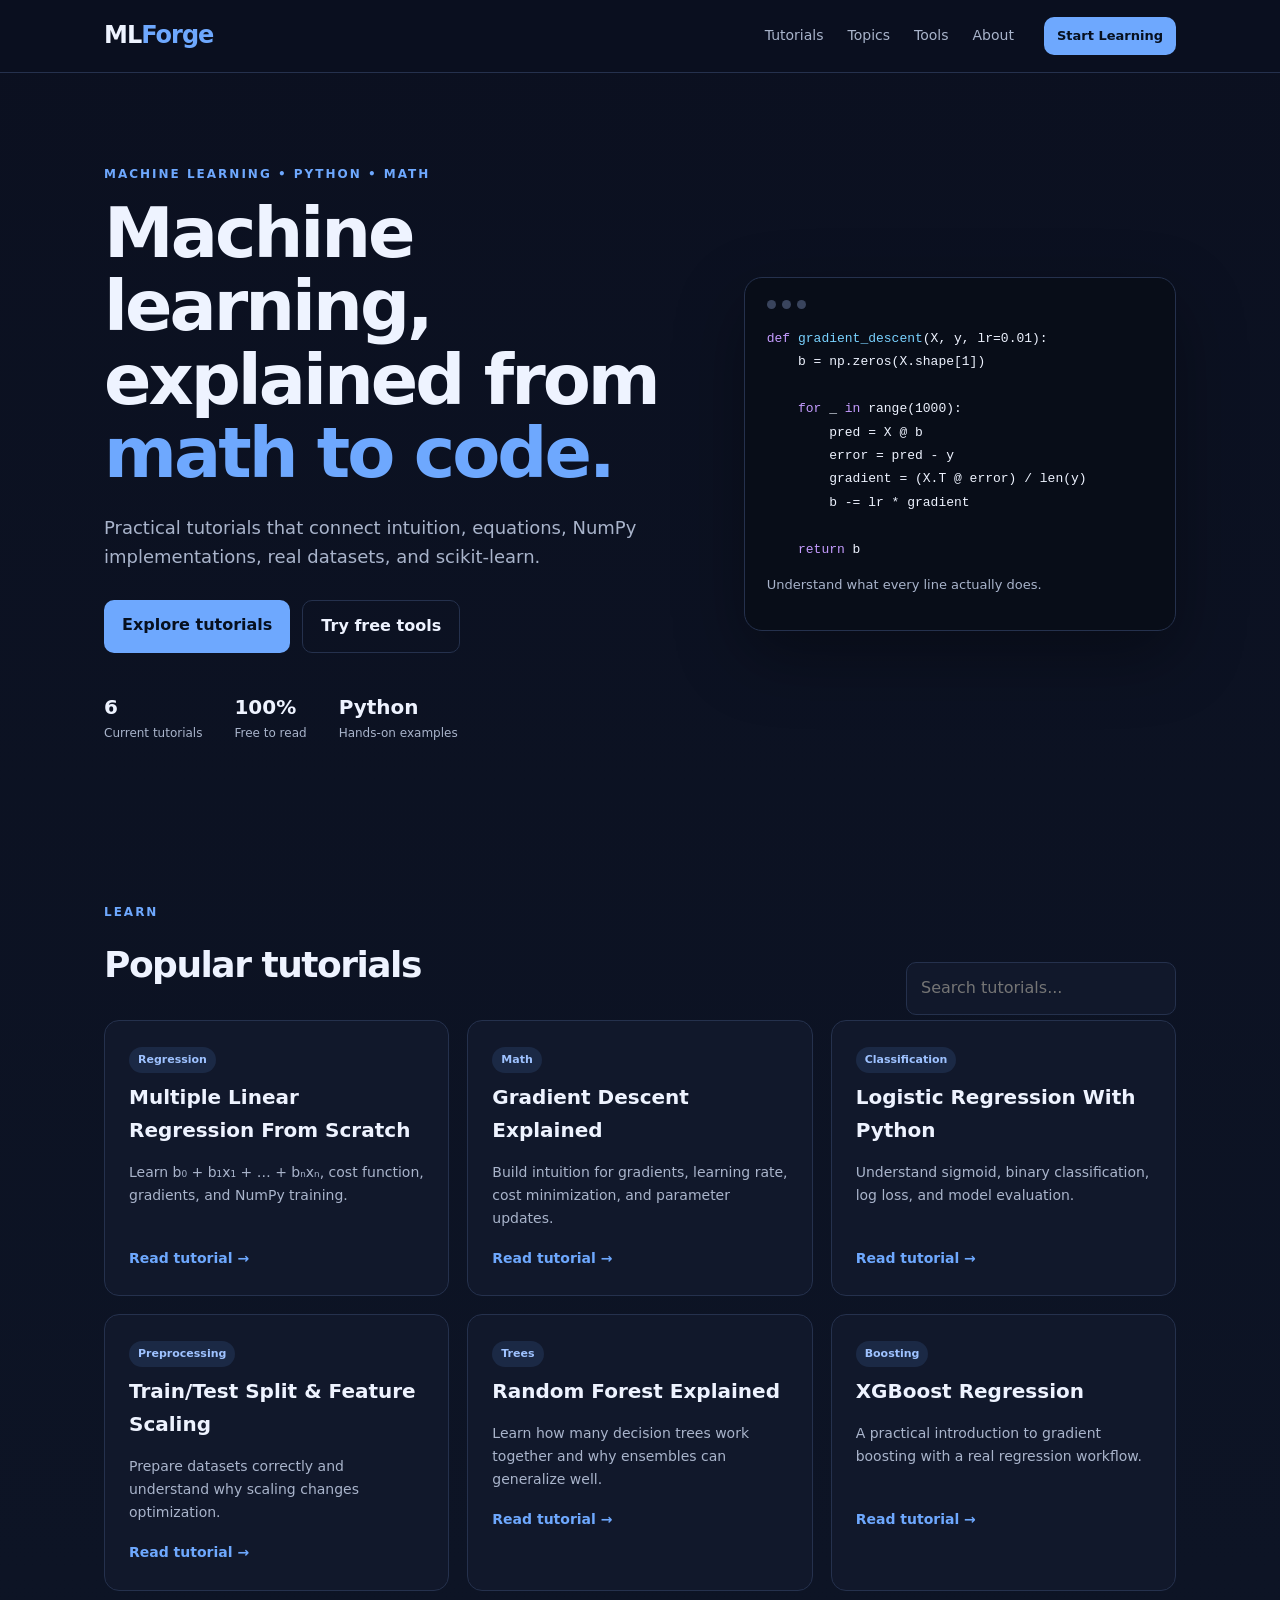
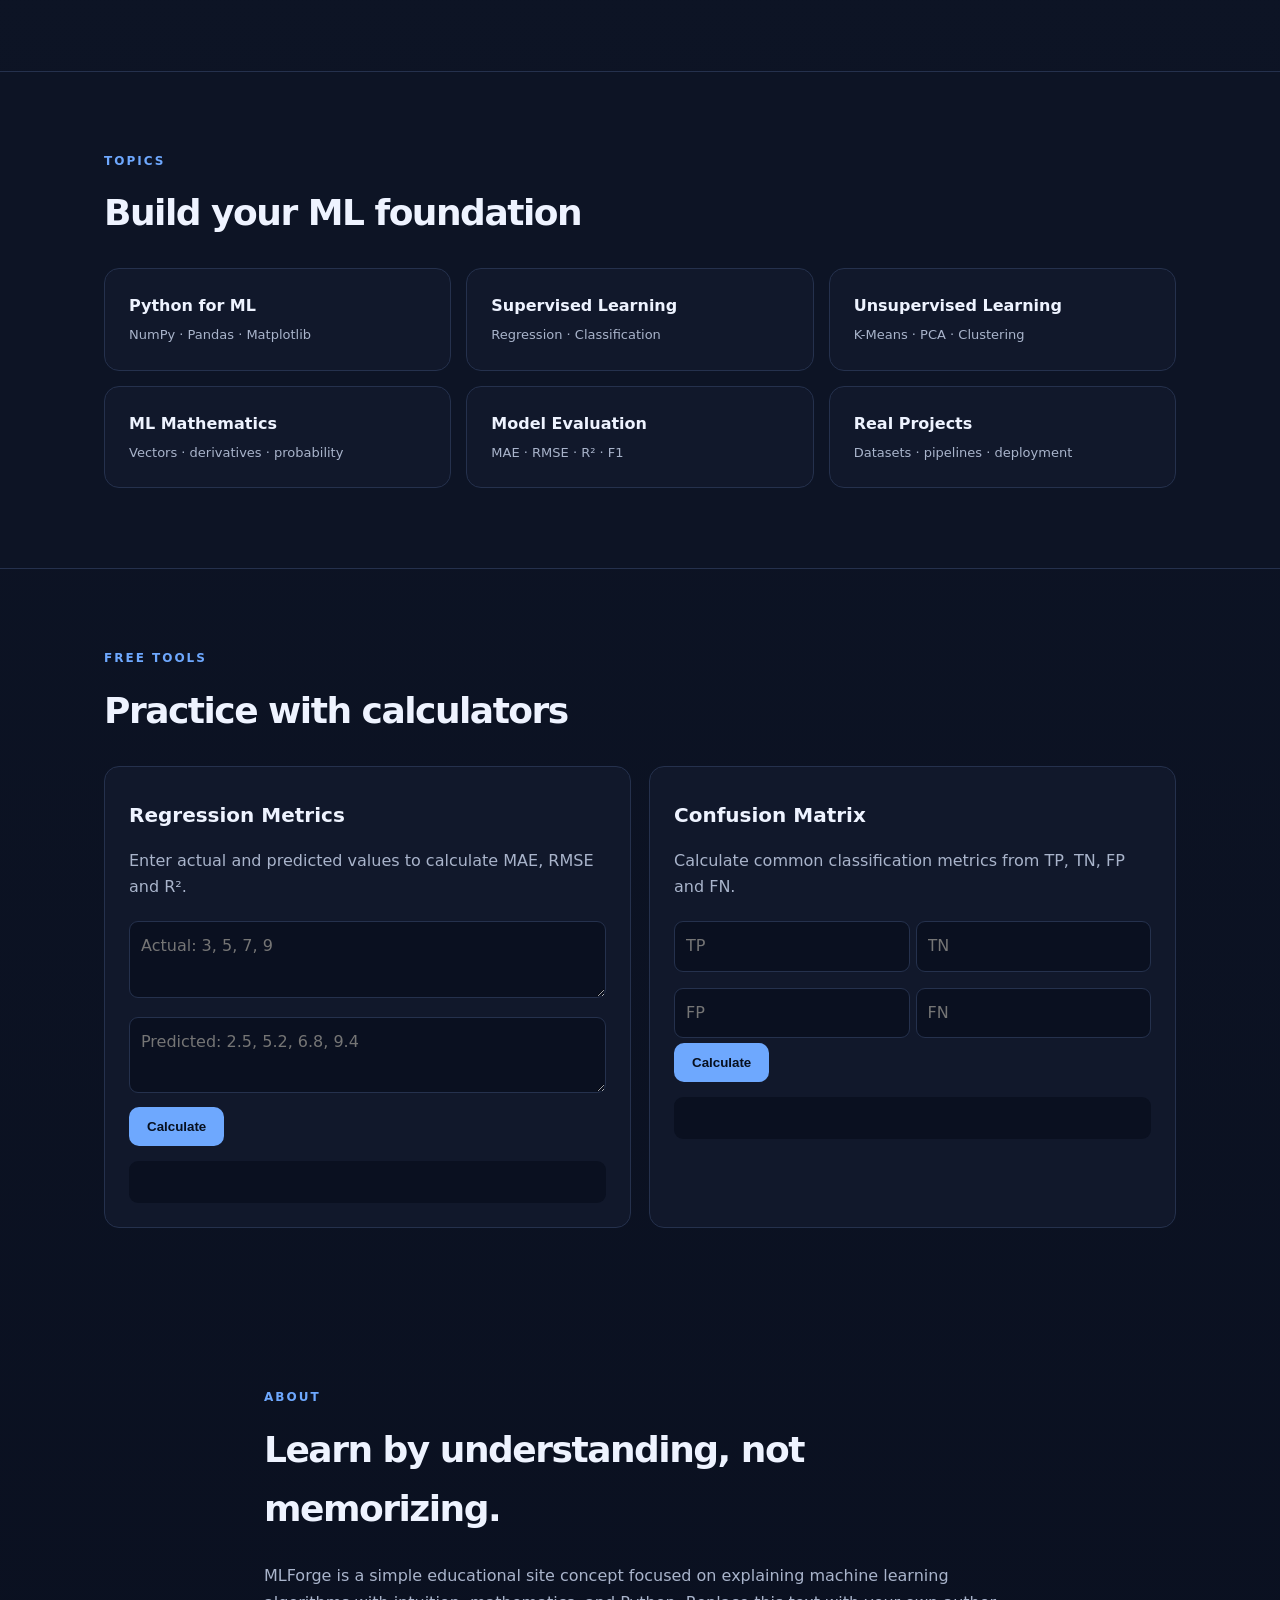
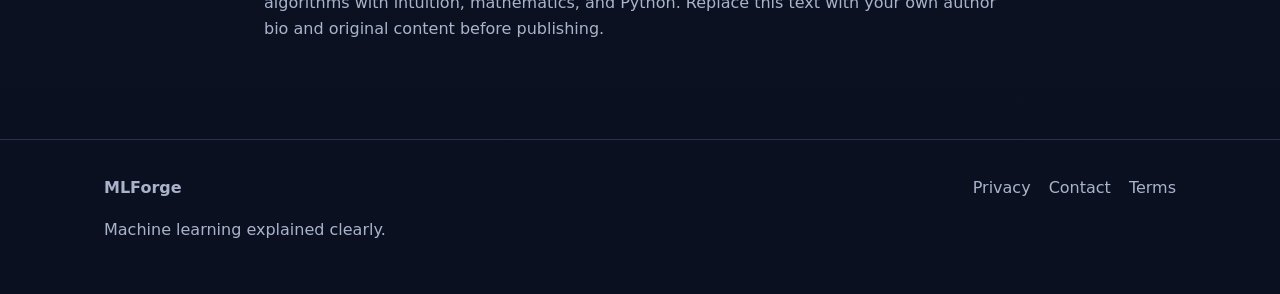
<file: index.html>
<!doctype html>
<html lang="en">
<head>
<meta charset="utf-8">
<script async custom-element="amp-auto-ads"
src="https://cdn.ampproject.org/v0/amp-auto-ads-0.1.js">
</script>
<meta name="viewport" content="width=device-width, initial-scale=1">

<meta name="description" content="Learn machine learning with practical Python tutorials, mathematical intuition, algorithms, real datasets, and hands-on projects.">

<meta name="keywords" content="machine learning tutorials, Python machine learning, ML algorithms, machine learning math, Python ML projects">

<meta name="author" content="MLForge">

<meta name="robots" content="index, follow">

<title>MLForge — Machine Learning Tutorials, Python & Projects</title>

<link rel="canonical" href="https://hassanrazzaq9.github.io/">
<meta name="google-adsense-account" content="ca-pub-2021461157029724">
<link rel="stylesheet" href="styles.css">
<script async src="https://pagead2.googlesyndication.com/pagead/js/adsbygoogle.js?client=ca-pub-2021461157029724"
     crossorigin="anonymous"></script
</head>
<body>
<header class="topbar">
  <div class="wrap nav">
    <a class="logo" href="index.html">ML<span>Forge</span></a>
    <nav>
      <a href="#tutorials">Tutorials</a>
      <a href="#categories">Topics</a>
      <a href="#tools">Tools</a>
      <a href="#about">About</a>
    </nav>
    <a class="btn small" href="#tutorials">Start Learning</a>
  </div>
</header>

<main>
<section class="hero">
  <div class="wrap hero-grid">
    <div>
      <div class="eyebrow">MACHINE LEARNING • PYTHON • MATH</div>
      <h1>Machine learning, explained from <span>math to code.</span></h1>
      <p class="lead">Practical tutorials that connect intuition, equations, NumPy implementations, real datasets, and scikit-learn.</p>
      <div class="actions">
        <a class="btn" href="#tutorials">Explore tutorials</a>
        <a class="btn ghost" href="#tools">Try free tools</a>
      </div>
      <div class="stats">
        <div><strong>6</strong><span>Current tutorials</span></div>
        <div><strong>100%</strong><span>Free to read</span></div>
        <div><strong>Python</strong><span>Hands-on examples</span></div>
      </div>
    </div>
    <div class="code-card">
      <div class="dots"><i></i><i></i><i></i></div>
<pre><code><span class="kw">def</span> <span class="fn">gradient_descent</span>(X, y, lr=0.01):
    b = np.zeros(X.shape[1])

    <span class="kw">for</span> _ <span class="kw">in</span> range(1000):
        pred = X @ b
        error = pred - y
        gradient = (X.T @ error) / len(y)
        b -= lr * gradient

    <span class="kw">return</span> b</code></pre>
      <p>Understand what every line actually does.</p>
    </div>
  </div>
</section>

<section class="section" id="tutorials">
<div class="wrap">
  <div class="section-head">
    <div><div class="eyebrow">LEARN</div><h2>Popular tutorials</h2></div>
    <input id="search" class="search" placeholder="Search tutorials..." aria-label="Search tutorials">
  </div>
  <div class="cards" id="cards">
    <article class="card" data-title="Multiple Linear Regression From Scratch">
      <div class="tag">Regression</div><h3>Multiple Linear Regression From Scratch</h3>
      <p>Learn b₀ + b₁x₁ + … + bₙxₙ, cost function, gradients, and NumPy training.</p>
      <a href="linear-regression.html">Read tutorial →</a>
    </article>
    <article class="card" data-title="Gradient Descent Explained">
      <div class="tag">Math</div><h3>Gradient Descent Explained</h3>
      <p>Build intuition for gradients, learning rate, cost minimization, and parameter updates.</p>
      <a href="gradient-descent.html">Read tutorial →</a>
    </article>
    <article class="card" data-title="Logistic Regression With Python">
      <div class="tag">Classification</div><h3>Logistic Regression With Python</h3>
      <p>Understand sigmoid, binary classification, log loss, and model evaluation.</p>
      <a href="logistic-regression.html">Read tutorial →</a>
    </article>
    <article class="card" data-title="Train Test Split and Scaling">
      <div class="tag">Preprocessing</div><h3>Train/Test Split & Feature Scaling</h3>
      <p>Prepare datasets correctly and understand why scaling changes optimization.</p>
      <a href="Train-Test-Split.html">Read tutorial →</a>
    </article>
    <article class="card" data-title="Random Forest Explained">
      <div class="tag">Trees</div><h3>Random Forest Explained</h3>
      <p>Learn how many decision trees work together and why ensembles can generalize well.</p>
      <a href="random-forest.html">Read tutorial →</a>
    </article>
    <article class="card" data-title="XGBoost Regression">
      <div class="tag">Boosting</div><h3>XGBoost Regression</h3>
      <p>A practical introduction to gradient boosting with a real regression workflow.</p>
      <a href="xgboost.html">Read tutorial →</a>
    </article>
  </div>
</div>
</section>

<section class="section alt" id="categories">
<div class="wrap">
  <div class="eyebrow">TOPICS</div><h2>Build your ML foundation</h2>
  <div class="topic-grid">
    <div><b>Python for ML</b><span>NumPy · Pandas · Matplotlib</span></div>
    <div><b>Supervised Learning</b><span>Regression · Classification</span></div>
    <div><b>Unsupervised Learning</b><span>K-Means · PCA · Clustering</span></div>
    <div><b>ML Mathematics</b><span>Vectors · derivatives · probability</span></div>
    <div><b>Model Evaluation</b><span>MAE · RMSE · R² · F1</span></div>
    <div><b>Real Projects</b><span>Datasets · pipelines · deployment</span></div>
  </div>
</div>
</section>

<section class="section" id="tools">
<div class="wrap">
  <div class="eyebrow">FREE TOOLS</div><h2>Practice with calculators</h2>
  <div class="tool-grid">
    <div class="tool"><h3>Regression Metrics</h3><p>Enter actual and predicted values to calculate MAE, RMSE and R².</p>
      <textarea id="actual" placeholder="Actual: 3, 5, 7, 9"></textarea>
      <textarea id="pred" placeholder="Predicted: 2.5, 5.2, 6.8, 9.4"></textarea>
      <button class="btn" onclick="metrics()">Calculate</button><div id="metricResult" class="result"></div>
    </div>
    <div class="tool"><h3>Confusion Matrix</h3><p>Calculate common classification metrics from TP, TN, FP and FN.</p>
      <div class="four"><input id="tp" placeholder="TP"><input id="tn" placeholder="TN"><input id="fp" placeholder="FP"><input id="fn" placeholder="FN"></div>
      <button class="btn" onclick="confusion()">Calculate</button><div id="confResult" class="result"></div>
    </div>
  </div>
</div>
</section>

<section class="section about" id="about">
<div class="wrap narrow"><div class="eyebrow">ABOUT</div><h2>Learn by understanding, not memorizing.</h2>
<p>MLForge is a simple educational site concept focused on explaining machine learning algorithms with intuition, mathematics, and Python. Replace this text with your own author bio and original content before publishing.</p>
</div>
</section>
</main>

<footer><div class="wrap footer"><div><b>MLForge</b><p>Machine learning explained clearly.</p></div><div><a href="#">Privacy</a><a href="#">Contact</a><a href="#">Terms</a></div></div></footer>
<script src="script.js"></script>
<amp-auto-ads type="adsense"
        data-ad-client="ca-pub-2021461157029724">
</amp-auto-ads>
</body>
</html>
</file>
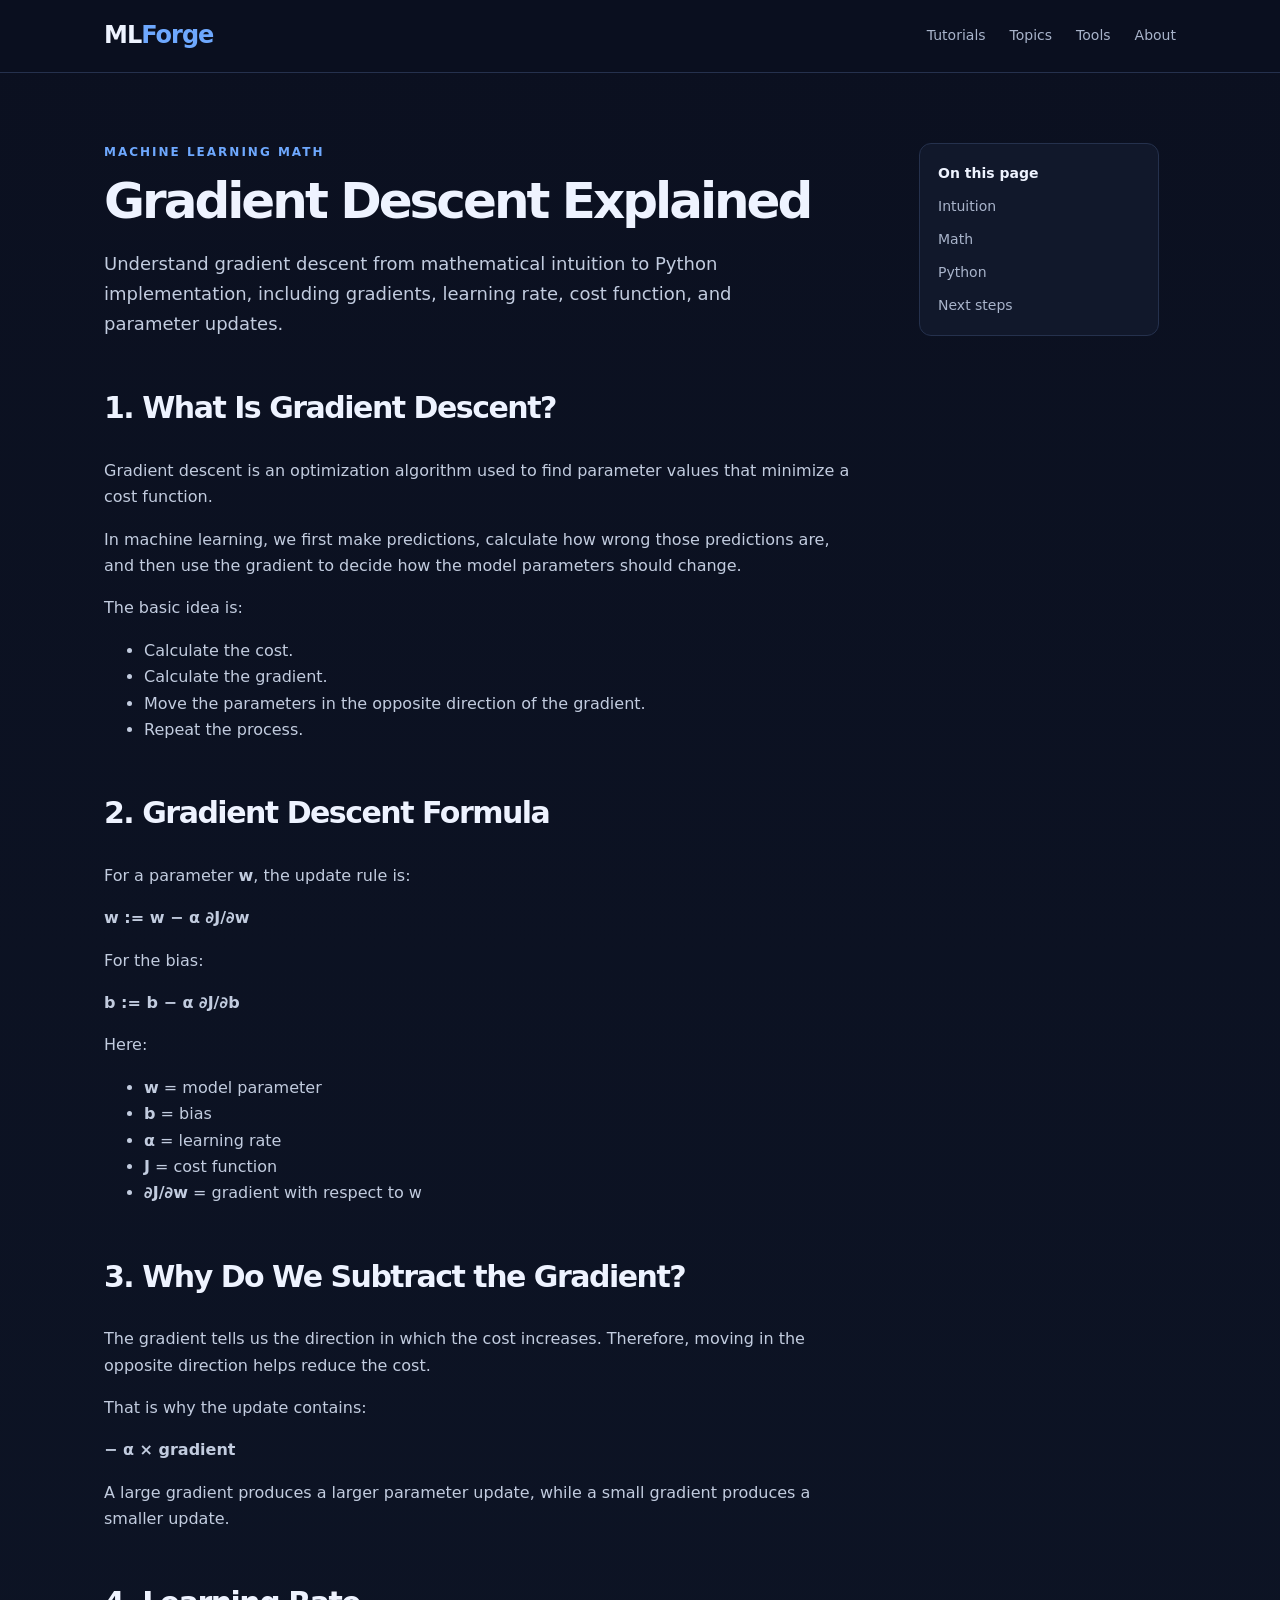
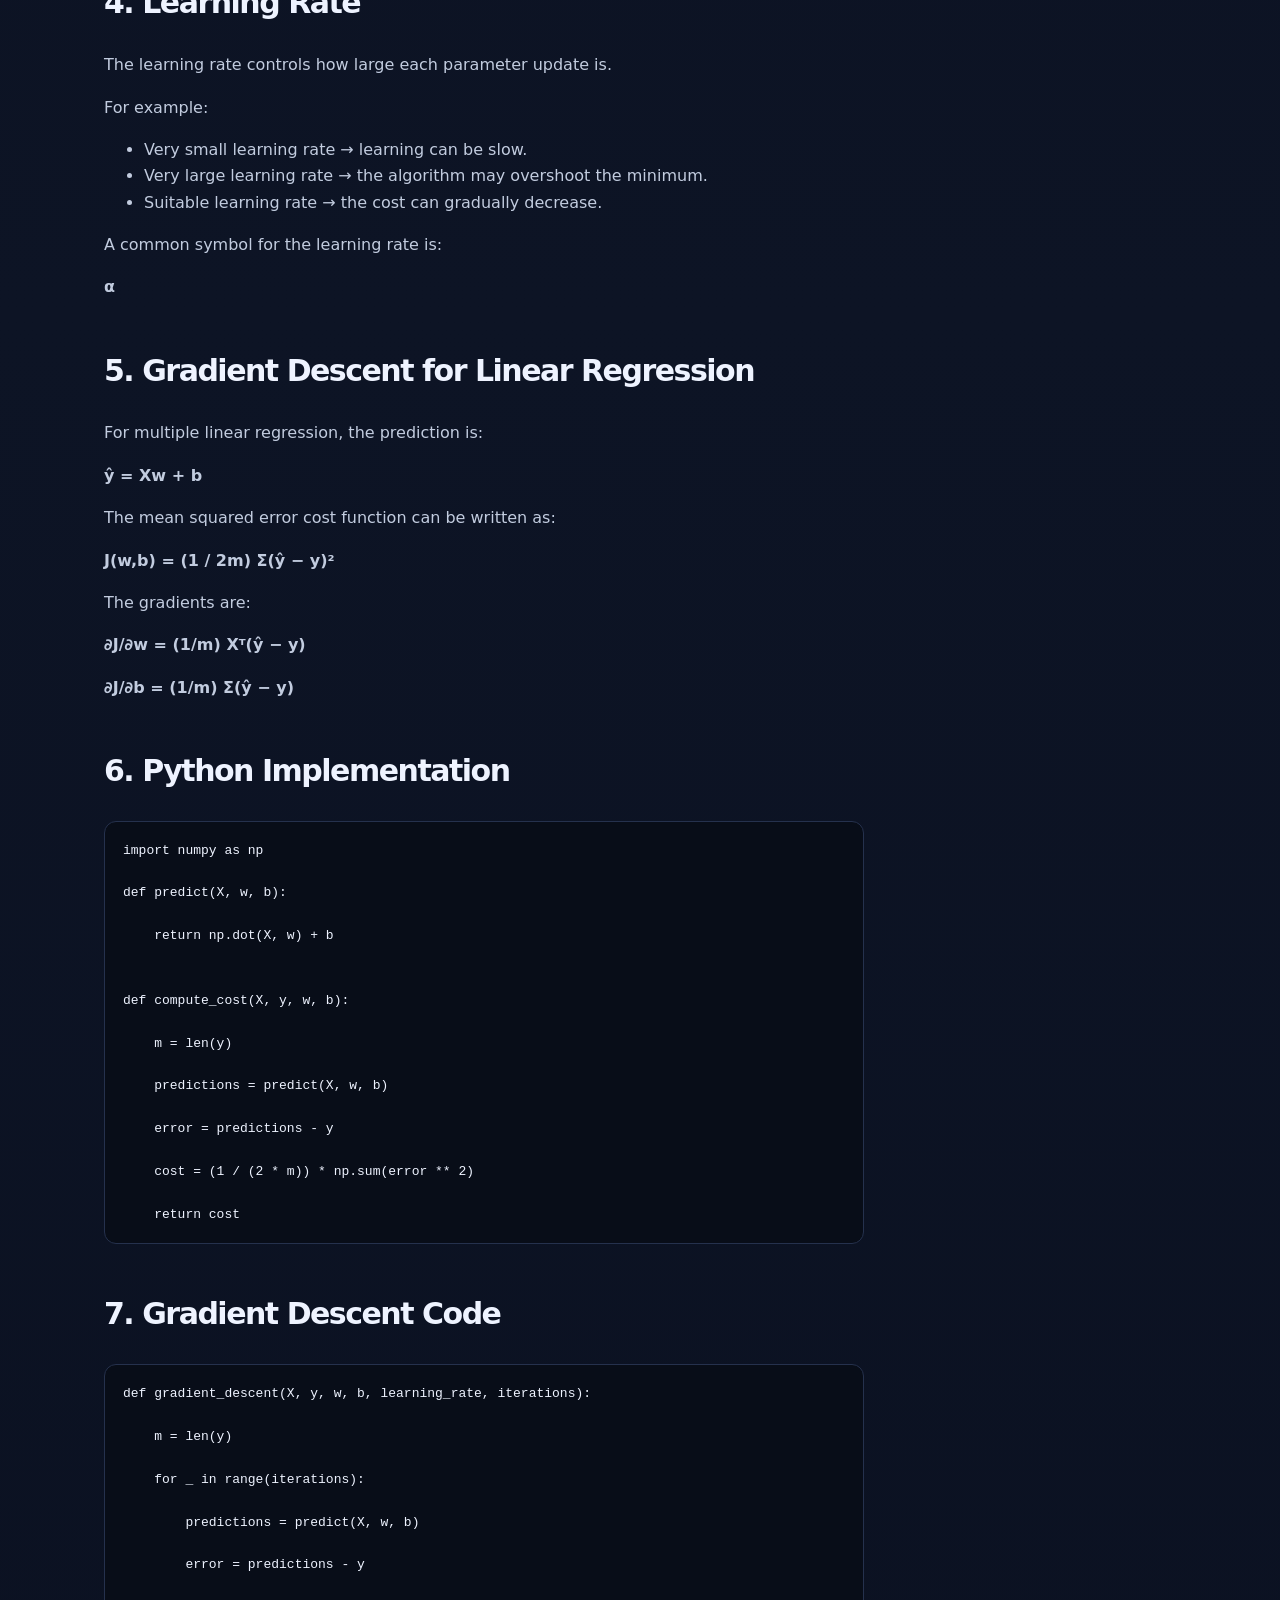
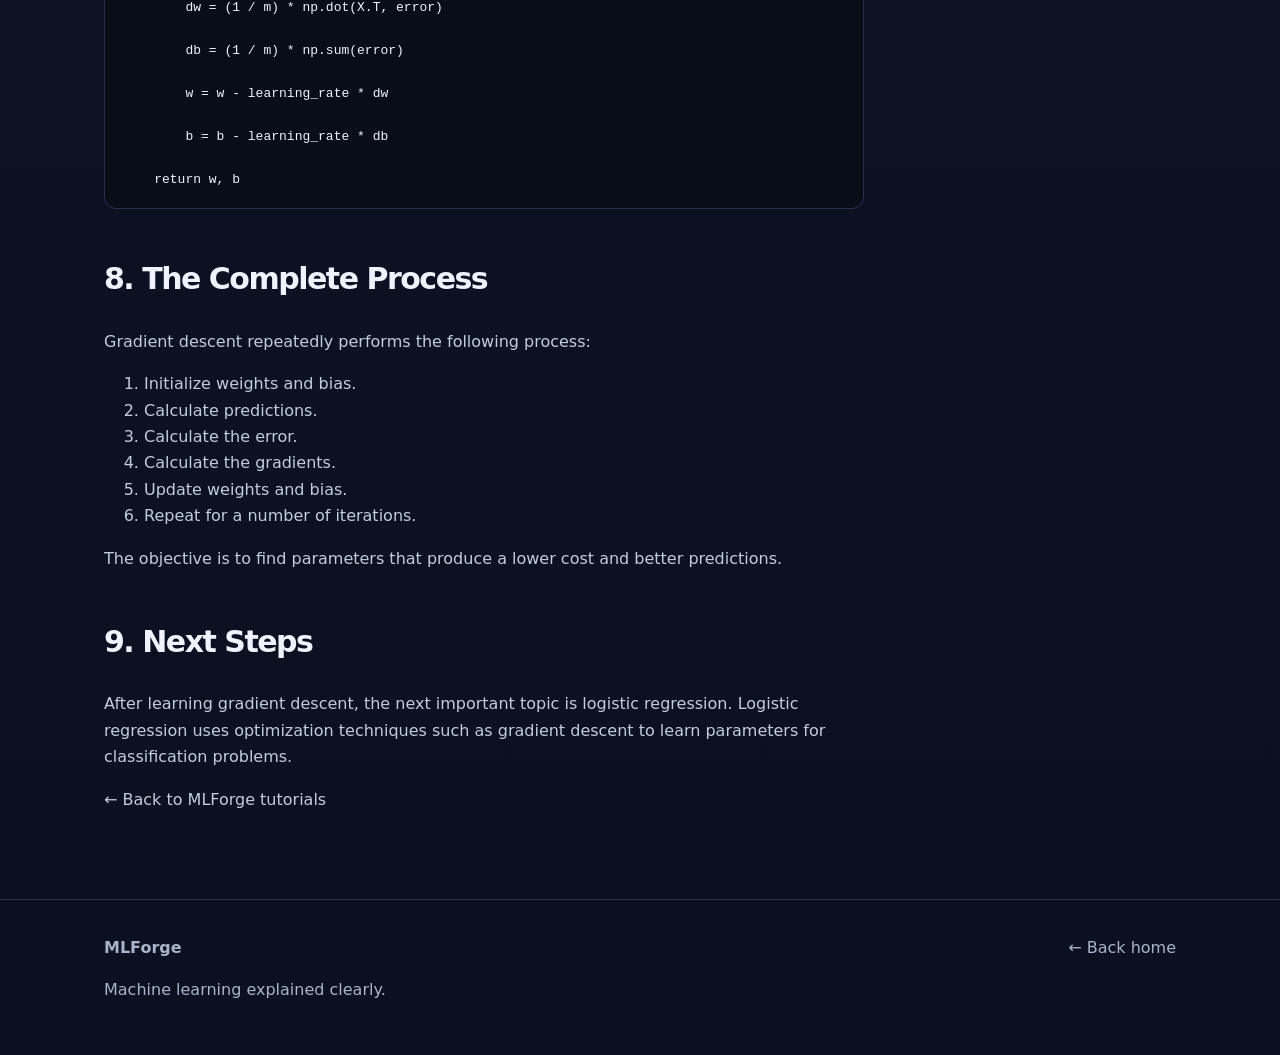
<file: gradient-descent.html>
<!doctype html>
<html lang="en">

<head>
<meta charset="utf-8">
<meta name="viewport" content="width=device-width, initial-scale=1">

<title>Gradient Descent Explained | MLForge</title>

<meta name="description" content="Learn gradient descent from scratch with mathematical intuition, learning rate, cost function, parameter updates, and Python examples.">

<meta name="robots" content="index, follow">

<link rel="canonical" href="https://hassanrazzaq9.github.io/gradient-descent.html">

<link rel="stylesheet" href="styles.css">
</head>

<body>

<header class="topbar">

  <div class="wrap nav">

    <a class="logo" href="index.html">
      ML<span>Forge</span>
    </a>

    <nav>
      <a href="index.html#tutorials">Tutorials</a>
      <a href="index.html#categories">Topics</a>
      <a href="index.html#tools">Tools</a>
      <a href="index.html#about">About</a>
    </nav>

  </div>

</header>


<main class="article">

<div class="wrap article-grid">

<article>

<div class="eyebrow">MACHINE LEARNING MATH</div>

<h1>Gradient Descent Explained</h1>

<p class="lead">
Understand gradient descent from mathematical intuition to Python
implementation, including gradients, learning rate, cost function,
and parameter updates.
</p>


<h2 id="intuition">1. What Is Gradient Descent?</h2>

<p>
Gradient descent is an optimization algorithm used to find parameter
values that minimize a cost function.
</p>

<p>
In machine learning, we first make predictions, calculate how wrong
those predictions are, and then use the gradient to decide how the
model parameters should change.
</p>

<p>
The basic idea is:
</p>

<ul>
<li>Calculate the cost.</li>
<li>Calculate the gradient.</li>
<li>Move the parameters in the opposite direction of the gradient.</li>
<li>Repeat the process.</li>
</ul>


<h2 id="math">2. Gradient Descent Formula</h2>

<p>
For a parameter <strong>w</strong>, the update rule is:
</p>

<p>
<strong>w := w − α ∂J/∂w</strong>
</p>

<p>
For the bias:
</p>

<p>
<strong>b := b − α ∂J/∂b</strong>
</p>

<p>
Here:
</p>

<ul>
<li><strong>w</strong> = model parameter</li>
<li><strong>b</strong> = bias</li>
<li><strong>α</strong> = learning rate</li>
<li><strong>J</strong> = cost function</li>
<li><strong>∂J/∂w</strong> = gradient with respect to w</li>
</ul>


<h2>3. Why Do We Subtract the Gradient?</h2>

<p>
The gradient tells us the direction in which the cost increases.
Therefore, moving in the opposite direction helps reduce the cost.
</p>

<p>
That is why the update contains:
</p>

<p>
<strong>− α × gradient</strong>
</p>

<p>
A large gradient produces a larger parameter update, while a small
gradient produces a smaller update.
</p>


<h2>4. Learning Rate</h2>

<p>
The learning rate controls how large each parameter update is.
</p>

<p>
For example:
</p>

<ul>
<li>Very small learning rate → learning can be slow.</li>
<li>Very large learning rate → the algorithm may overshoot the minimum.</li>
<li>Suitable learning rate → the cost can gradually decrease.</li>
</ul>

<p>
A common symbol for the learning rate is:
</p>

<p>
<strong>α</strong>
</p>


<h2>5. Gradient Descent for Linear Regression</h2>

<p>
For multiple linear regression, the prediction is:
</p>

<p>
<strong>ŷ = Xw + b</strong>
</p>

<p>
The mean squared error cost function can be written as:
</p>

<p>
<strong>J(w,b) = (1 / 2m) Σ(ŷ − y)²</strong>
</p>

<p>
The gradients are:
</p>

<p>
<strong>∂J/∂w = (1/m) Xᵀ(ŷ − y)</strong>
</p>

<p>
<strong>∂J/∂b = (1/m) Σ(ŷ − y)</strong>
</p>


<h2 id="code">6. Python Implementation</h2>

<pre><code>import numpy as np

def predict(X, w, b):

    return np.dot(X, w) + b


def compute_cost(X, y, w, b):

    m = len(y)

    predictions = predict(X, w, b)

    error = predictions - y

    cost = (1 / (2 * m)) * np.sum(error ** 2)

    return cost
</code></pre>


<h2>7. Gradient Descent Code</h2>

<pre><code>def gradient_descent(X, y, w, b, learning_rate, iterations):

    m = len(y)

    for _ in range(iterations):

        predictions = predict(X, w, b)

        error = predictions - y

        dw = (1 / m) * np.dot(X.T, error)

        db = (1 / m) * np.sum(error)

        w = w - learning_rate * dw

        b = b - learning_rate * db

    return w, b
</code></pre>


<h2>8. The Complete Process</h2>

<p>
Gradient descent repeatedly performs the following process:
</p>

<ol>
<li>Initialize weights and bias.</li>
<li>Calculate predictions.</li>
<li>Calculate the error.</li>
<li>Calculate the gradients.</li>
<li>Update weights and bias.</li>
<li>Repeat for a number of iterations.</li>
</ol>

<p>
The objective is to find parameters that produce a lower cost and
better predictions.
</p>


<h2 id="next">9. Next Steps</h2>

<p>
After learning gradient descent, the next important topic is logistic
regression. Logistic regression uses optimization techniques such as
gradient descent to learn parameters for classification problems.
</p>

<p>
<a href="index.html#tutorials">← Back to MLForge tutorials</a>
</p>

</article>


<aside>

<div class="side">

<b>On this page</b>

<a href="#intuition">Intuition</a>
<a href="#math">Math</a>
<a href="#code">Python</a>
<a href="#next">Next steps</a>

</div>

</aside>

</div>

</main>


<footer>

<div class="wrap footer">

<div>
<b>MLForge</b>

<p>
Machine learning explained clearly.
</p>

</div>

<a href="index.html">
← Back home
</a>

</div>

</footer>

</body>

</html>
</file>
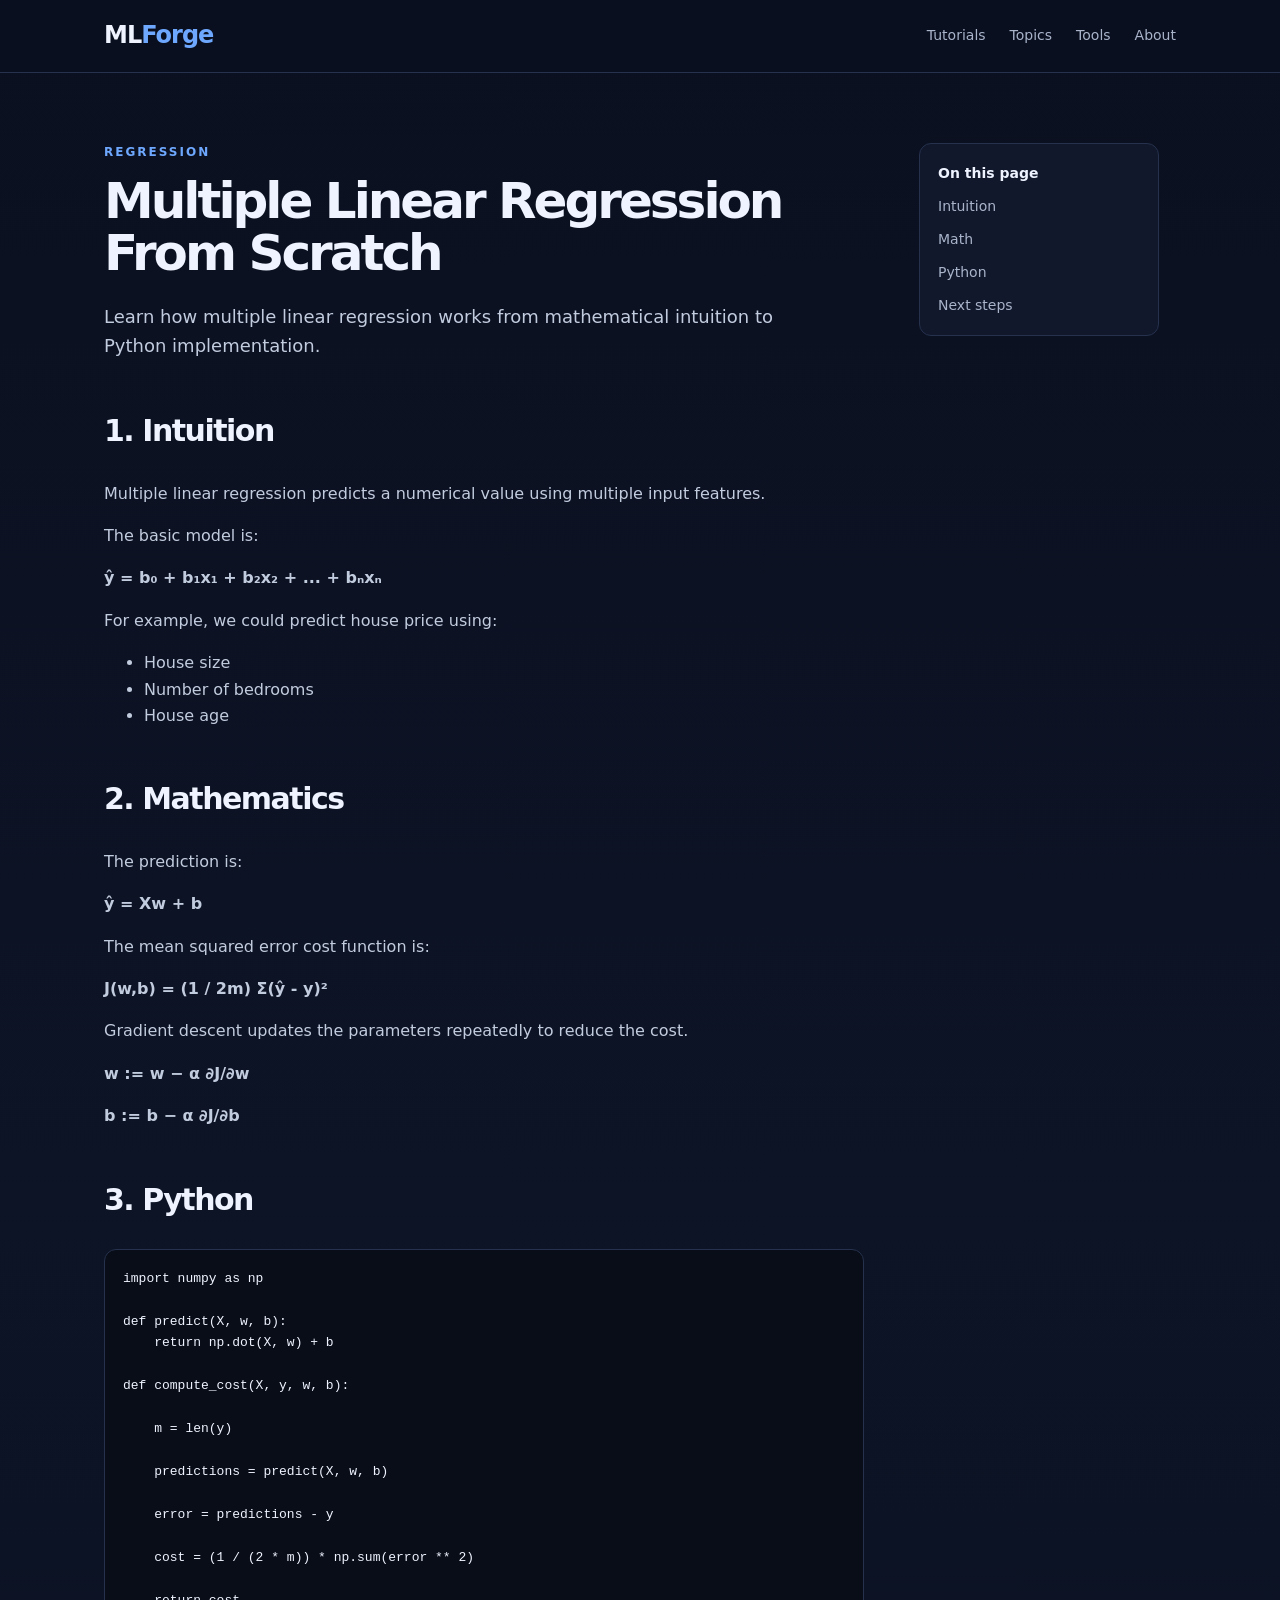
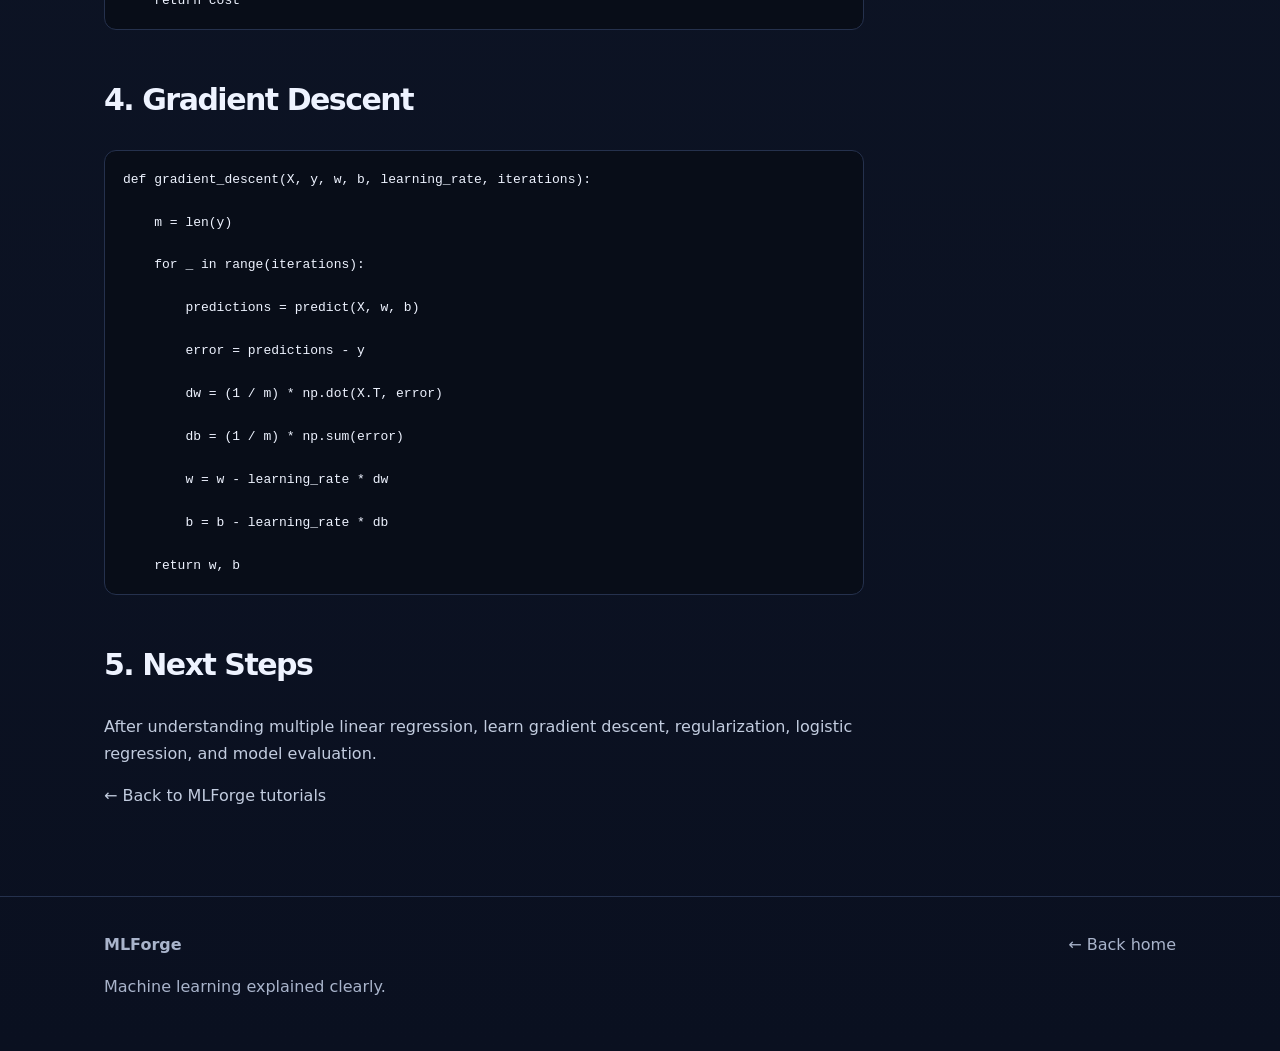
<file: linear-regression.html>
<!doctype html>
<html lang="en">
<head>
<meta charset="utf-8">
<meta name="viewport" content="width=device-width, initial-scale=1">

<title>Multiple Linear Regression From Scratch | MLForge</title>

<meta name="description" content="Learn multiple linear regression from scratch with equations, cost function, gradient descent, Python, NumPy, and practical examples.">

<meta name="robots" content="index, follow">

<link rel="canonical" href="https://hassanrazzaq9.github.io/linear-regression.html">

<link rel="stylesheet" href="styles.css">
</head>

<body>

<header class="topbar">
  <div class="wrap nav">
    <a class="logo" href="index.html">ML<span>Forge</span></a>

    <nav>
      <a href="index.html#tutorials">Tutorials</a>
      <a href="index.html#categories">Topics</a>
      <a href="index.html#tools">Tools</a>
      <a href="index.html#about">About</a>
    </nav>
  </div>
</header>

<main class="article">

<div class="wrap article-grid">

<article>

<div class="eyebrow">REGRESSION</div>

<h1>Multiple Linear Regression From Scratch</h1>

<p class="lead">
Learn how multiple linear regression works from mathematical intuition
to Python implementation.
</p>

<h2 id="intuition">1. Intuition</h2>

<p>
Multiple linear regression predicts a numerical value using multiple
input features.
</p>

<p>The basic model is:</p>

<p><strong>ŷ = b₀ + b₁x₁ + b₂x₂ + ... + bₙxₙ</strong></p>

<p>
For example, we could predict house price using:
</p>

<ul>
<li>House size</li>
<li>Number of bedrooms</li>
<li>House age</li>
</ul>

<h2 id="math">2. Mathematics</h2>

<p>The prediction is:</p>

<p><strong>ŷ = Xw + b</strong></p>

<p>The mean squared error cost function is:</p>

<p><strong>J(w,b) = (1 / 2m) Σ(ŷ - y)²</strong></p>

<p>
Gradient descent updates the parameters repeatedly to reduce the cost.
</p>

<p><strong>w := w − α ∂J/∂w</strong></p>

<p><strong>b := b − α ∂J/∂b</strong></p>

<h2 id="code">3. Python</h2>

<pre><code>import numpy as np

def predict(X, w, b):
    return np.dot(X, w) + b

def compute_cost(X, y, w, b):

    m = len(y)

    predictions = predict(X, w, b)

    error = predictions - y

    cost = (1 / (2 * m)) * np.sum(error ** 2)

    return cost
</code></pre>

<h2>4. Gradient Descent</h2>

<pre><code>def gradient_descent(X, y, w, b, learning_rate, iterations):

    m = len(y)

    for _ in range(iterations):

        predictions = predict(X, w, b)

        error = predictions - y

        dw = (1 / m) * np.dot(X.T, error)

        db = (1 / m) * np.sum(error)

        w = w - learning_rate * dw

        b = b - learning_rate * db

    return w, b
</code></pre>

<h2 id="next">5. Next Steps</h2>

<p>
After understanding multiple linear regression, learn gradient descent,
regularization, logistic regression, and model evaluation.
</p>

<p>
<a href="index.html#tutorials">← Back to MLForge tutorials</a>
</p>

</article>

<aside>

<div class="side">

<b>On this page</b>

<a href="#intuition">Intuition</a>
<a href="#math">Math</a>
<a href="#code">Python</a>
<a href="#next">Next steps</a>

</div>

</aside>

</div>

</main>

<footer>

<div class="wrap footer">

<div>
<b>MLForge</b>
<p>Machine learning explained clearly.</p>
</div>

<a href="index.html">← Back home</a>

</div>

</footer>

</body>
</html>
</file>
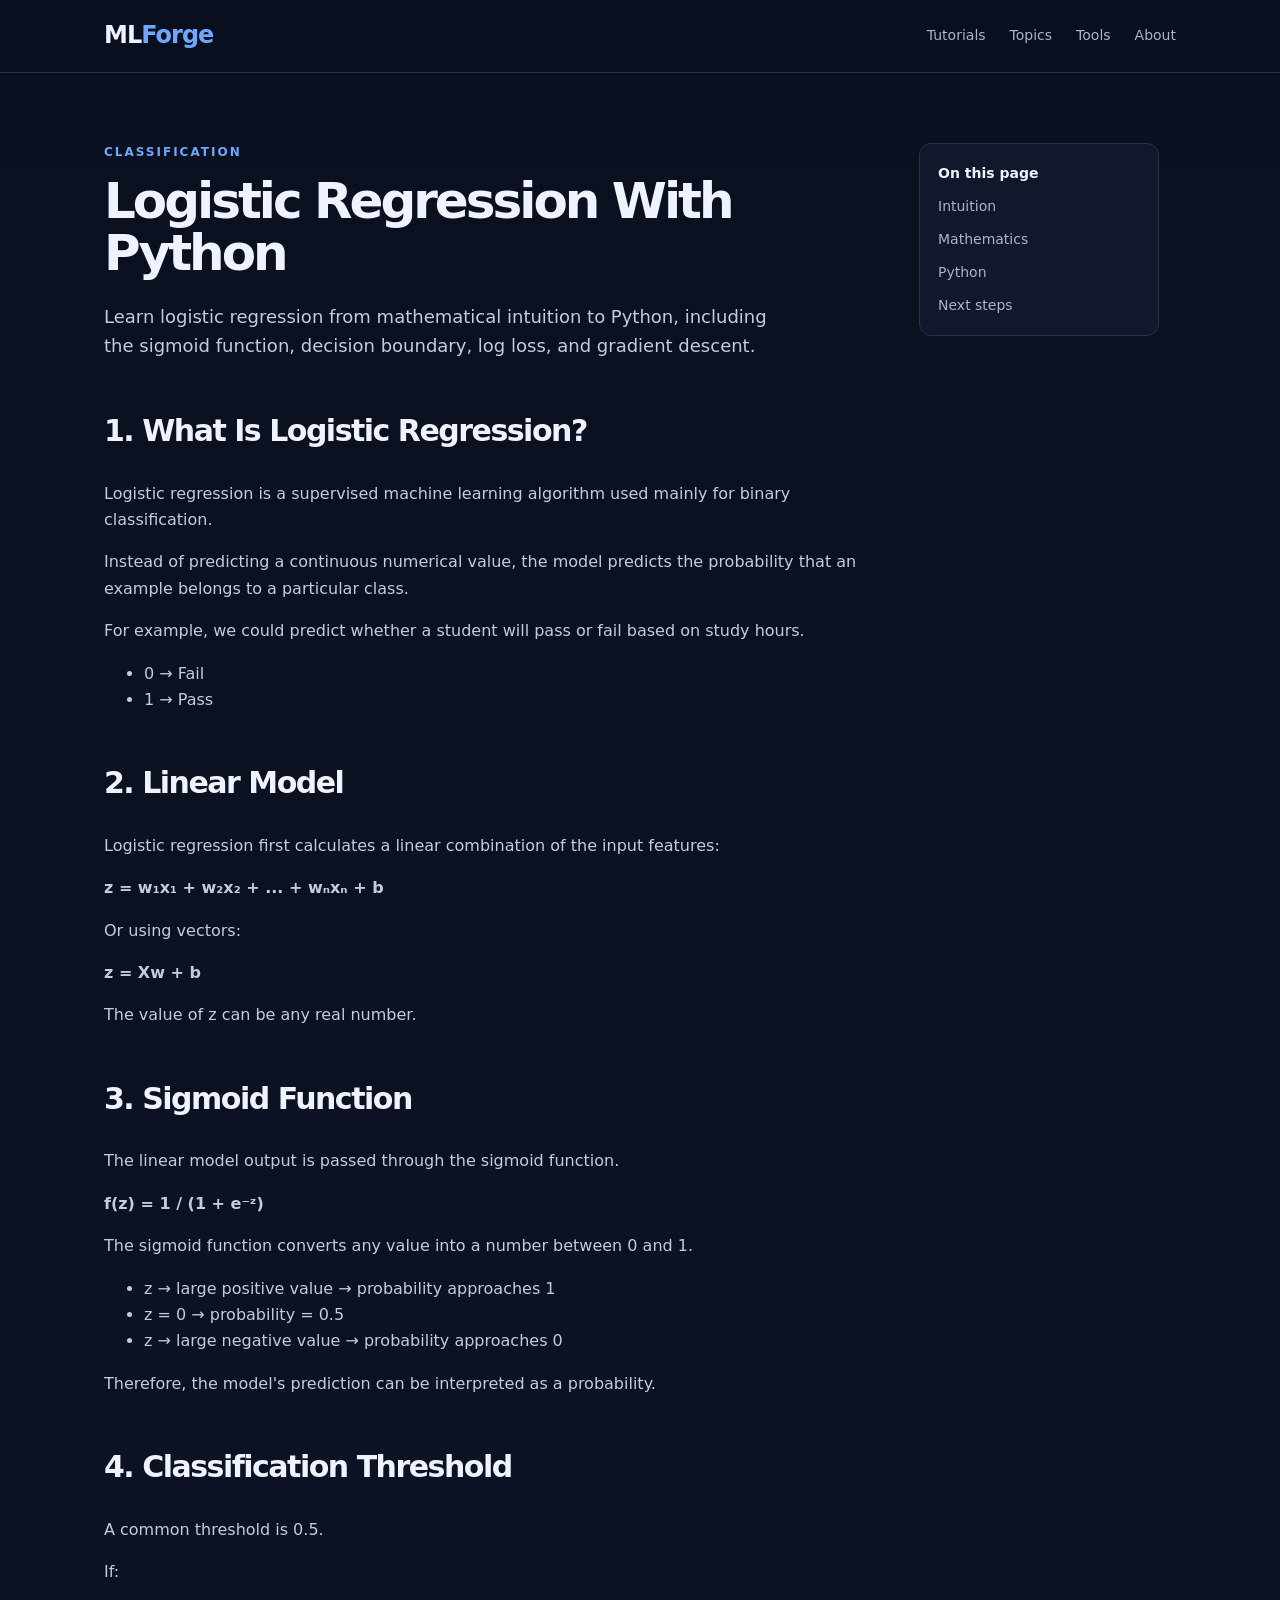
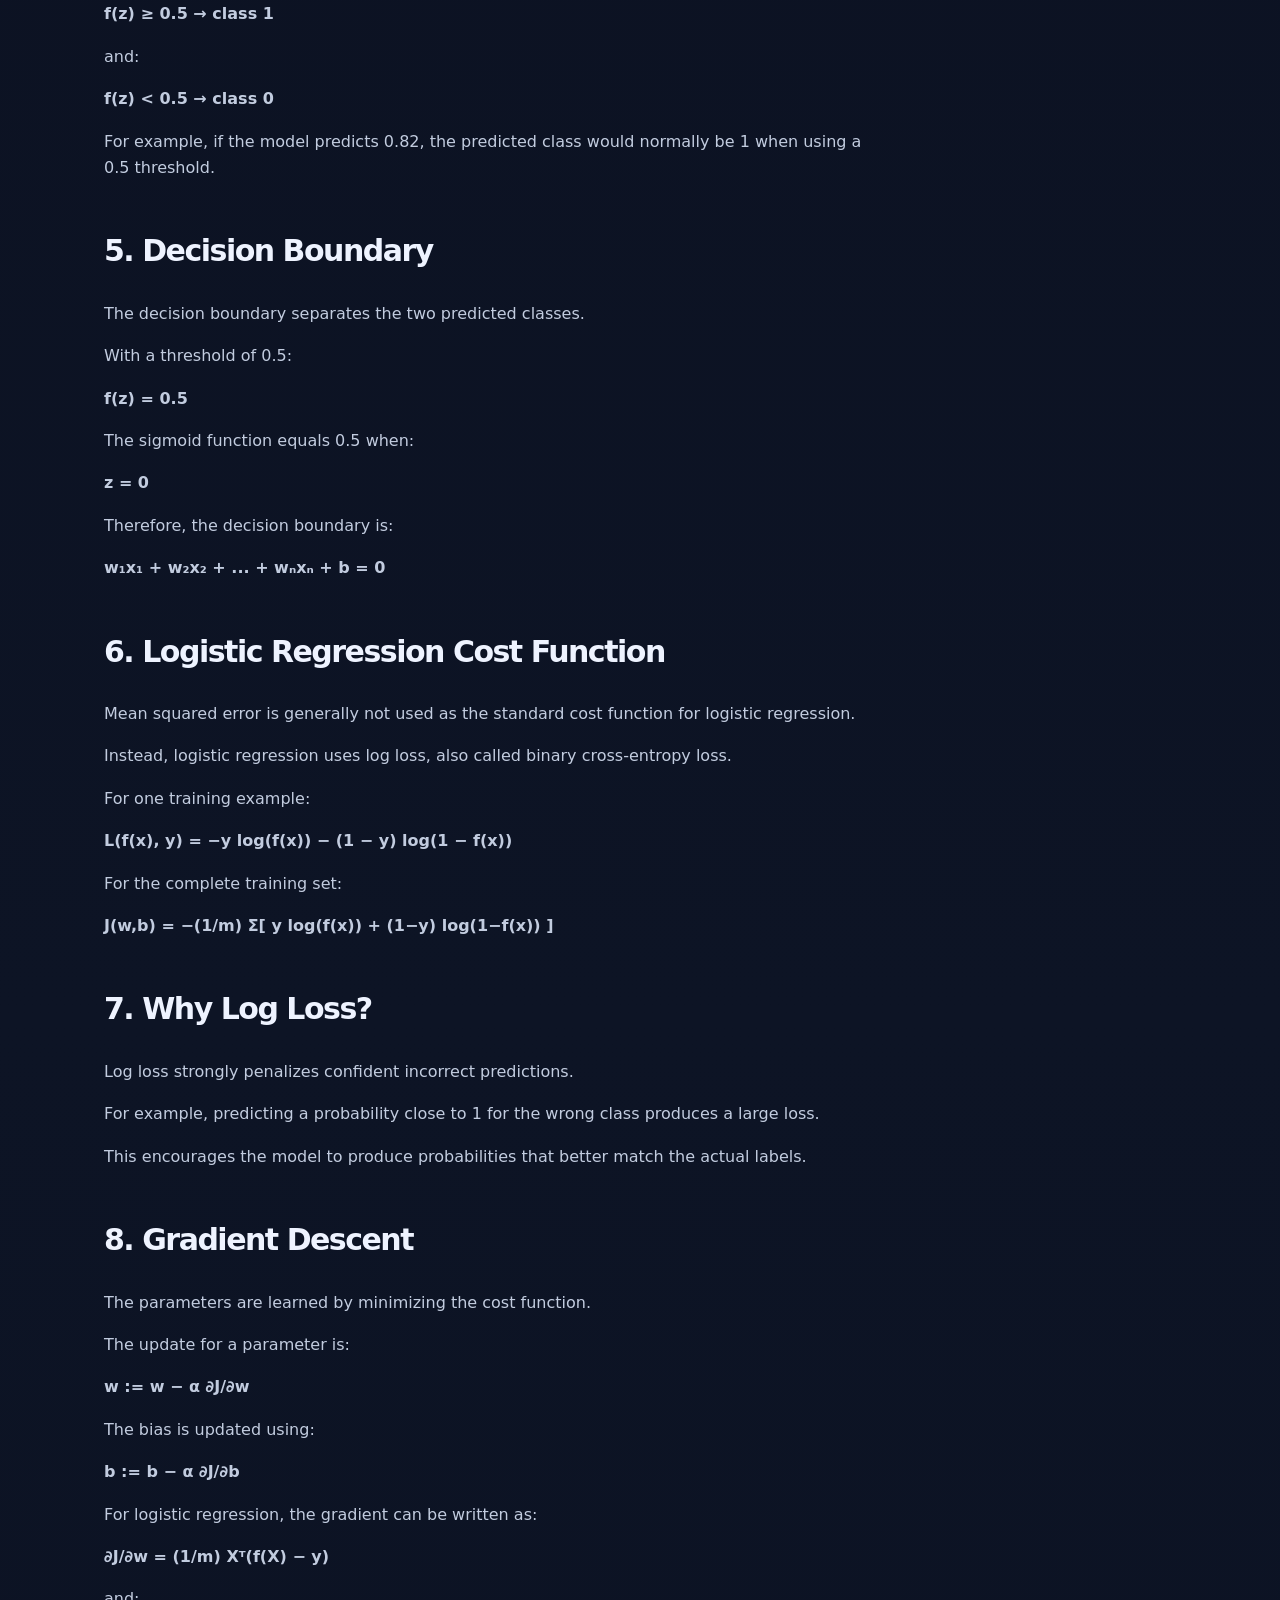
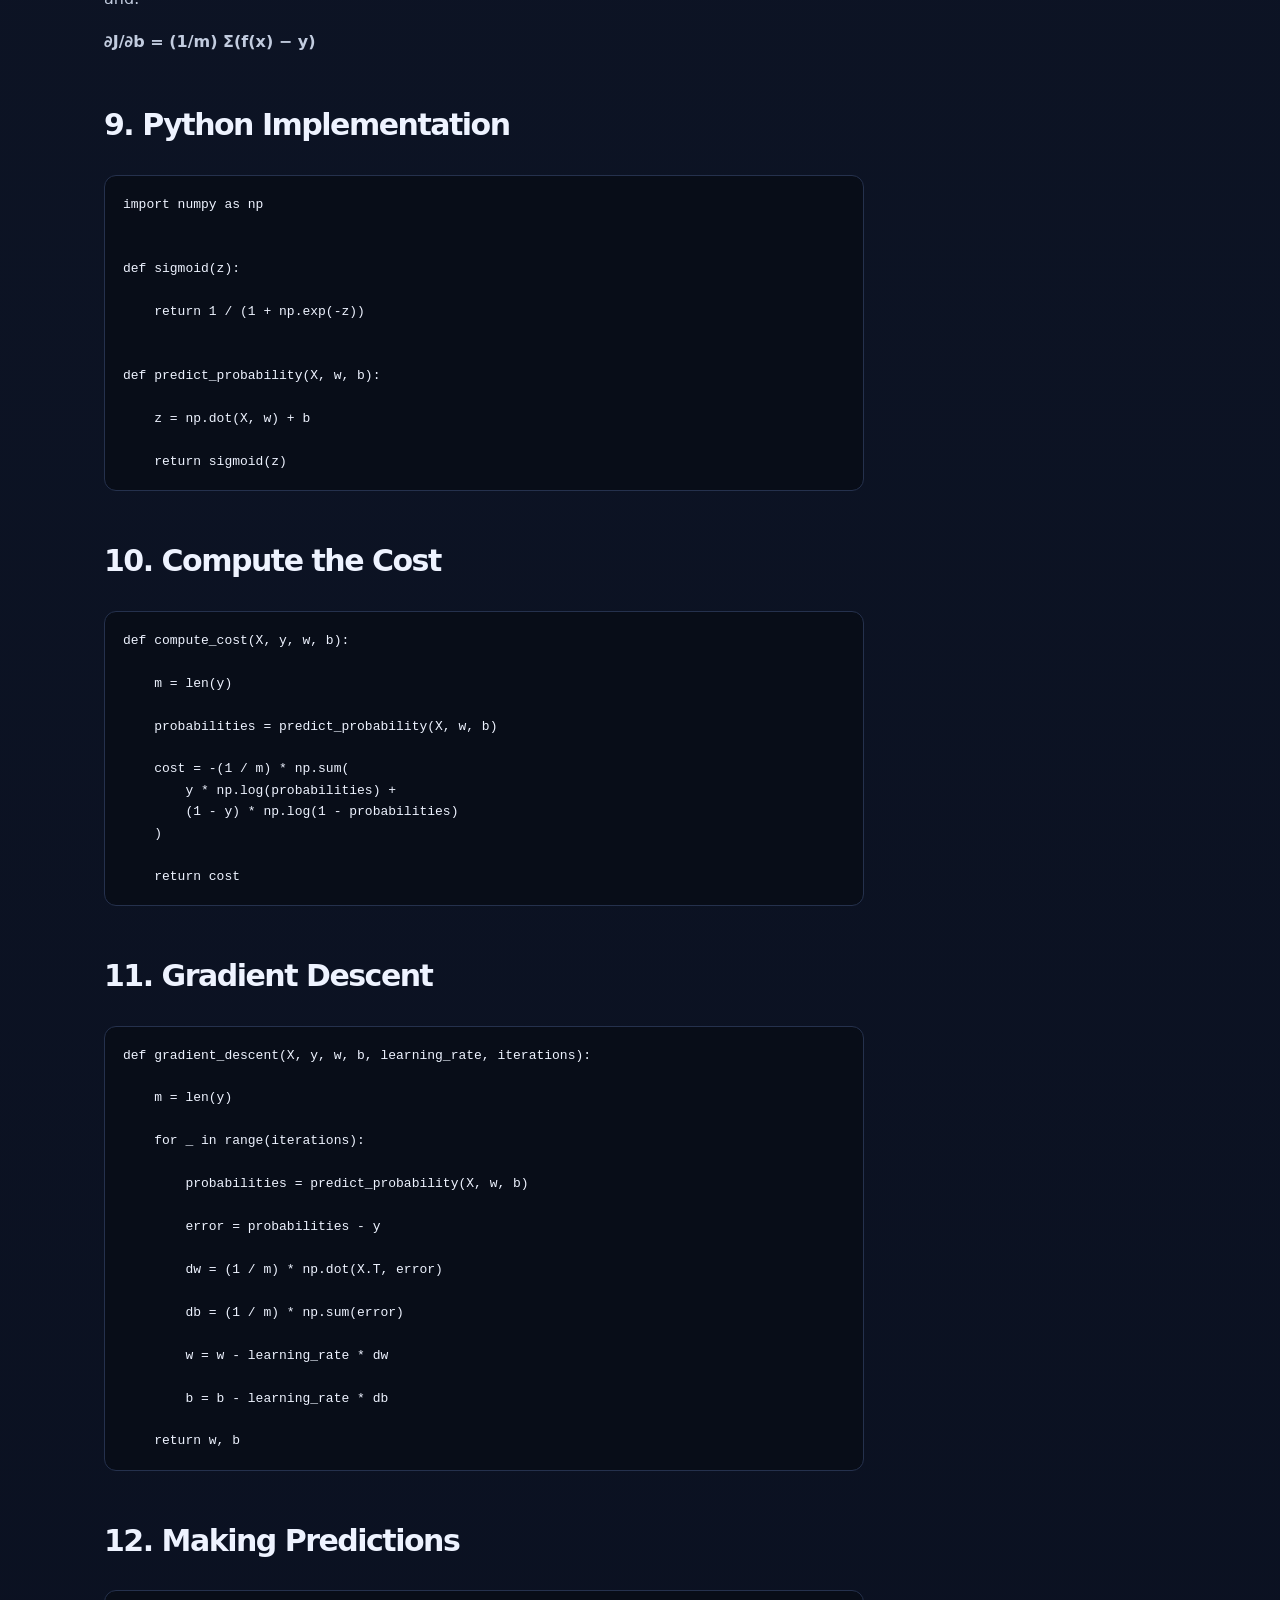
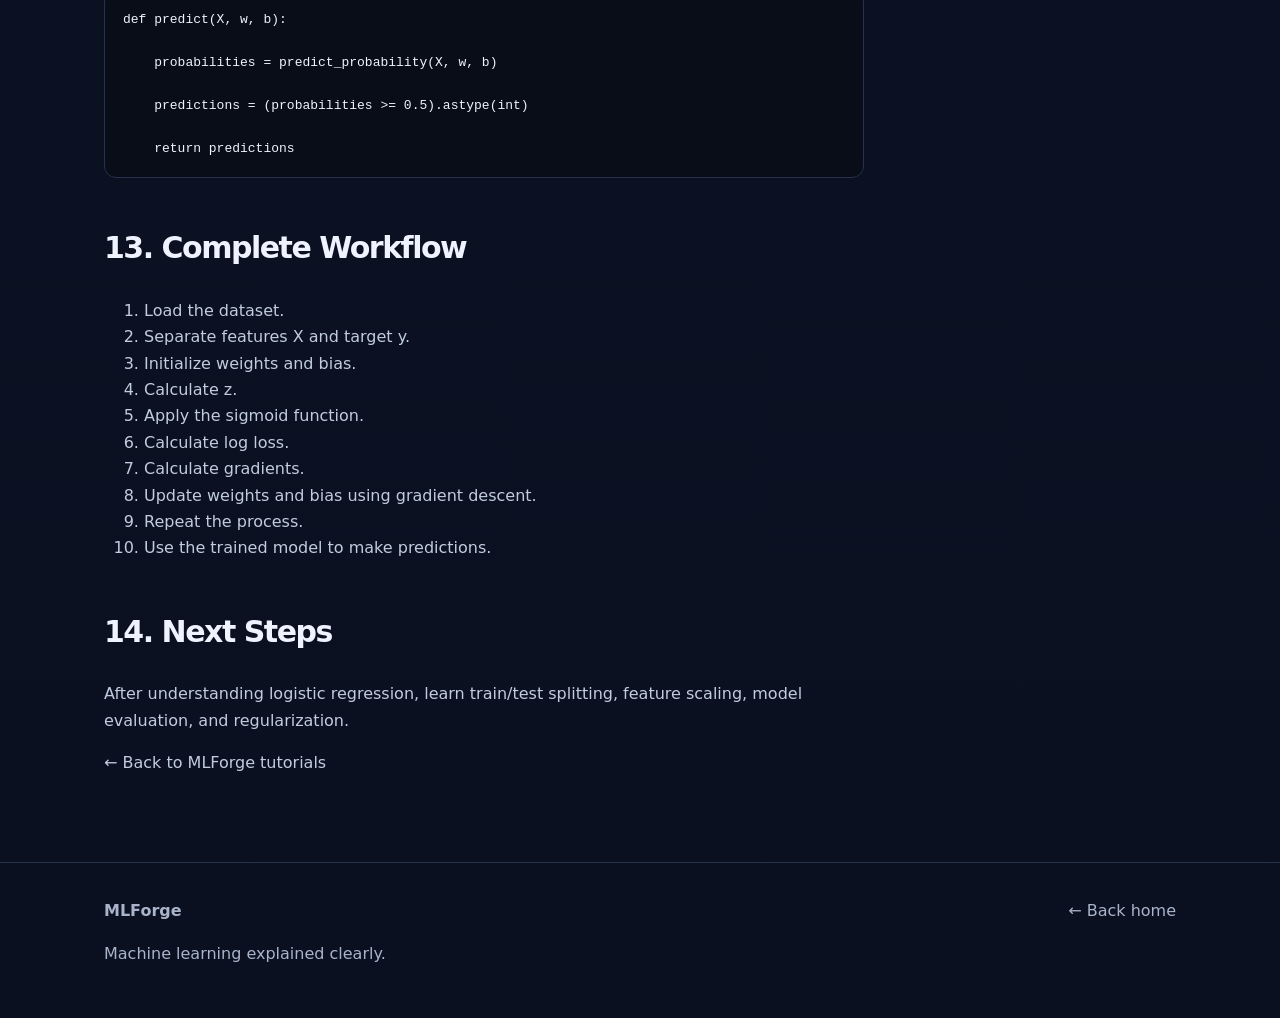
<file: logistic-regression.html>
<!doctype html>
<html lang="en">

<head>
<meta charset="utf-8">
<meta name="viewport" content="width=device-width, initial-scale=1">

<title>Logistic Regression With Python | MLForge</title>

<meta name="description" content="Learn logistic regression from scratch with sigmoid function, decision boundary, log loss, gradient descent, regularization, and Python.">

<meta name="robots" content="index, follow">

<link rel="canonical" href="https://hassanrazzaq9.github.io/logistic-regression.html">

<link rel="stylesheet" href="styles.css">
</head>

<body>

<header class="topbar">

  <div class="wrap nav">

    <a class="logo" href="index.html">
      ML<span>Forge</span>
    </a>

    <nav>
      <a href="index.html#tutorials">Tutorials</a>
      <a href="index.html#categories">Topics</a>
      <a href="index.html#tools">Tools</a>
      <a href="index.html#about">About</a>
    </nav>

  </div>

</header>


<main class="article">

<div class="wrap article-grid">

<article>

<div class="eyebrow">CLASSIFICATION</div>

<h1>Logistic Regression With Python</h1>

<p class="lead">
Learn logistic regression from mathematical intuition to Python,
including the sigmoid function, decision boundary, log loss, and
gradient descent.
</p>


<h2 id="intuition">1. What Is Logistic Regression?</h2>

<p>
Logistic regression is a supervised machine learning algorithm used
mainly for binary classification.
</p>

<p>
Instead of predicting a continuous numerical value, the model
predicts the probability that an example belongs to a particular
class.
</p>

<p>
For example, we could predict whether a student will pass or fail
based on study hours.
</p>

<ul>
<li>0 → Fail</li>
<li>1 → Pass</li>
</ul>


<h2 id="math">2. Linear Model</h2>

<p>
Logistic regression first calculates a linear combination of the
input features:
</p>

<p>
<strong>z = w₁x₁ + w₂x₂ + ... + wₙxₙ + b</strong>
</p>

<p>
Or using vectors:
</p>

<p>
<strong>z = Xw + b</strong>
</p>

<p>
The value of z can be any real number.
</p>


<h2>3. Sigmoid Function</h2>

<p>
The linear model output is passed through the sigmoid function.
</p>

<p>
<strong>f(z) = 1 / (1 + e⁻ᶻ)</strong>
</p>

<p>
The sigmoid function converts any value into a number between 0 and 1.
</p>

<ul>
<li>z → large positive value → probability approaches 1</li>
<li>z = 0 → probability = 0.5</li>
<li>z → large negative value → probability approaches 0</li>
</ul>

<p>
Therefore, the model's prediction can be interpreted as a probability.
</p>


<h2>4. Classification Threshold</h2>

<p>
A common threshold is 0.5.
</p>

<p>
If:
</p>

<p>
<strong>f(z) ≥ 0.5 → class 1</strong>
</p>

<p>
and:
</p>

<p>
<strong>f(z) &lt; 0.5 → class 0</strong>
</p>

<p>
For example, if the model predicts 0.82, the predicted class would
normally be 1 when using a 0.5 threshold.
</p>


<h2>5. Decision Boundary</h2>

<p>
The decision boundary separates the two predicted classes.
</p>

<p>
With a threshold of 0.5:
</p>

<p>
<strong>f(z) = 0.5</strong>
</p>

<p>
The sigmoid function equals 0.5 when:
</p>

<p>
<strong>z = 0</strong>
</p>

<p>
Therefore, the decision boundary is:
</p>

<p>
<strong>w₁x₁ + w₂x₂ + ... + wₙxₙ + b = 0</strong>
</p>


<h2>6. Logistic Regression Cost Function</h2>

<p>
Mean squared error is generally not used as the standard cost
function for logistic regression.
</p>

<p>
Instead, logistic regression uses log loss, also called binary
cross-entropy loss.
</p>

<p>
For one training example:
</p>

<p>
<strong>
L(f(x), y) =
−y log(f(x)) − (1 − y) log(1 − f(x))
</strong>
</p>

<p>
For the complete training set:
</p>

<p>
<strong>
J(w,b) =
−(1/m) Σ[
y log(f(x)) +
(1−y) log(1−f(x))
]
</strong>
</p>


<h2>7. Why Log Loss?</h2>

<p>
Log loss strongly penalizes confident incorrect predictions.
</p>

<p>
For example, predicting a probability close to 1 for the wrong class
produces a large loss.
</p>

<p>
This encourages the model to produce probabilities that better match
the actual labels.
</p>


<h2>8. Gradient Descent</h2>

<p>
The parameters are learned by minimizing the cost function.
</p>

<p>
The update for a parameter is:
</p>

<p>
<strong>w := w − α ∂J/∂w</strong>
</p>

<p>
The bias is updated using:
</p>

<p>
<strong>b := b − α ∂J/∂b</strong>
</p>

<p>
For logistic regression, the gradient can be written as:
</p>

<p>
<strong>
∂J/∂w = (1/m) Xᵀ(f(X) − y)
</strong>
</p>

<p>
and:
</p>

<p>
<strong>
∂J/∂b = (1/m) Σ(f(x) − y)
</strong>
</p>


<h2 id="code">9. Python Implementation</h2>

<pre><code>import numpy as np


def sigmoid(z):

    return 1 / (1 + np.exp(-z))


def predict_probability(X, w, b):

    z = np.dot(X, w) + b

    return sigmoid(z)
</code></pre>


<h2>10. Compute the Cost</h2>

<pre><code>def compute_cost(X, y, w, b):

    m = len(y)

    probabilities = predict_probability(X, w, b)

    cost = -(1 / m) * np.sum(
        y * np.log(probabilities) +
        (1 - y) * np.log(1 - probabilities)
    )

    return cost
</code></pre>


<h2>11. Gradient Descent</h2>

<pre><code>def gradient_descent(X, y, w, b, learning_rate, iterations):

    m = len(y)

    for _ in range(iterations):

        probabilities = predict_probability(X, w, b)

        error = probabilities - y

        dw = (1 / m) * np.dot(X.T, error)

        db = (1 / m) * np.sum(error)

        w = w - learning_rate * dw

        b = b - learning_rate * db

    return w, b
</code></pre>


<h2>12. Making Predictions</h2>

<pre><code>def predict(X, w, b):

    probabilities = predict_probability(X, w, b)

    predictions = (probabilities >= 0.5).astype(int)

    return predictions
</code></pre>


<h2>13. Complete Workflow</h2>

<ol>

<li>Load the dataset.</li>

<li>Separate features X and target y.</li>

<li>Initialize weights and bias.</li>

<li>Calculate z.</li>

<li>Apply the sigmoid function.</li>

<li>Calculate log loss.</li>

<li>Calculate gradients.</li>

<li>Update weights and bias using gradient descent.</li>

<li>Repeat the process.</li>

<li>Use the trained model to make predictions.</li>

</ol>


<h2 id="next">14. Next Steps</h2>

<p>
After understanding logistic regression, learn train/test splitting,
feature scaling, model evaluation, and regularization.
</p>

<p>
<a href="index.html#tutorials">
← Back to MLForge tutorials
</a>
</p>

</article>


<aside>

<div class="side">

<b>On this page</b>

<a href="#intuition">Intuition</a>

<a href="#math">Mathematics</a>

<a href="#code">Python</a>

<a href="#next">Next steps</a>

</div>

</aside>

</div>

</main>


<footer>

<div class="wrap footer">

<div>

<b>MLForge</b>

<p>
Machine learning explained clearly.
</p>

</div>

<a href="index.html">
← Back home
</a>

</div>

</footer>

</body>

</html>
</file>
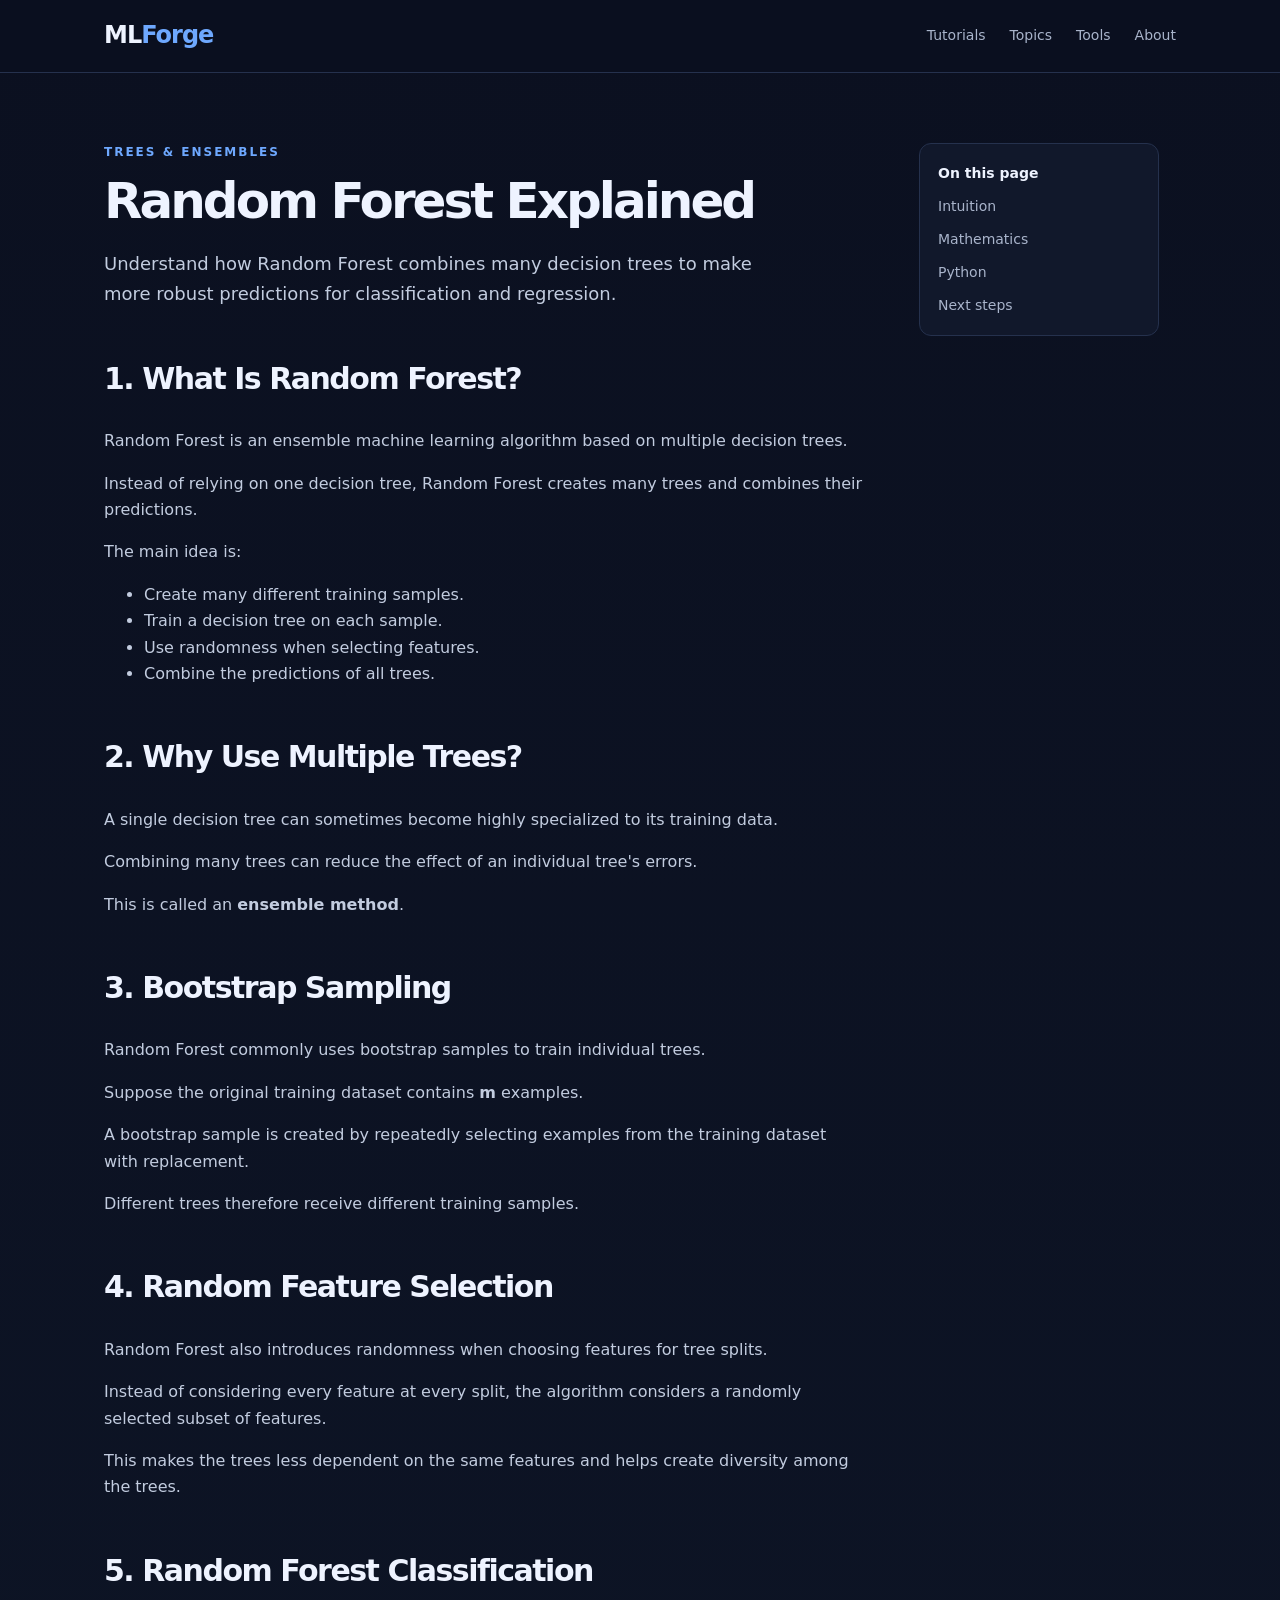
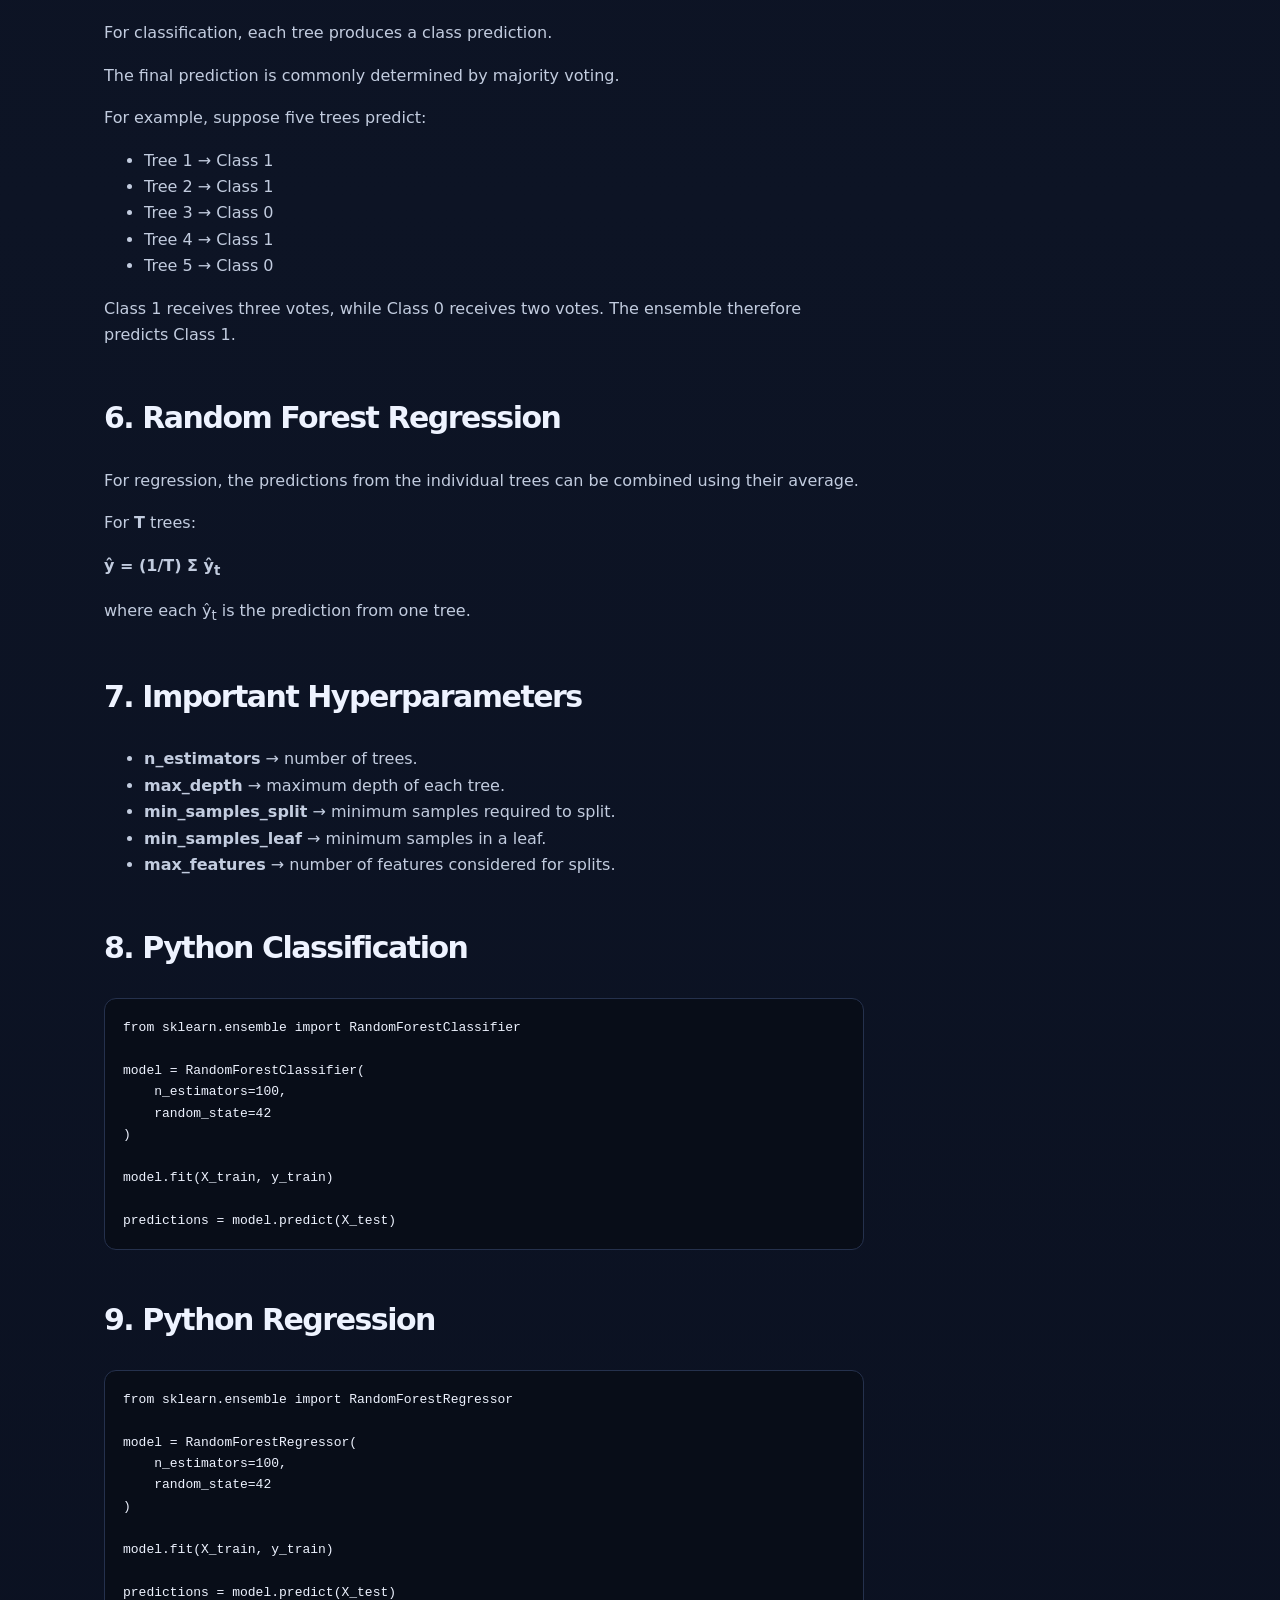
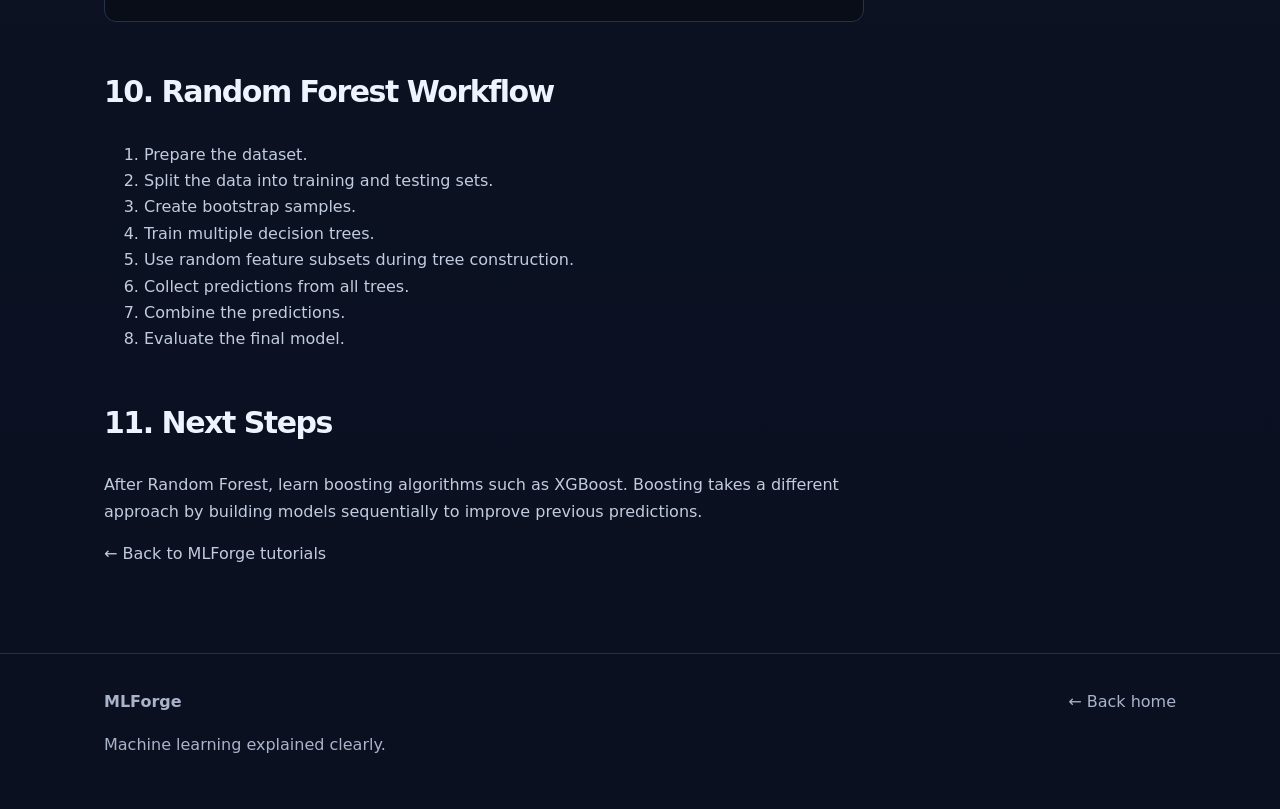
<file: random-forest.html>
<!doctype html>
<html lang="en">

<head>
<meta charset="utf-8">
<meta name="viewport" content="width=device-width, initial-scale=1">

<title>Random Forest Explained | MLForge</title>

<meta name="description" content="Learn how Random Forest works with decision trees, bootstrap sampling, feature randomness, voting, regression, classification, and Python.">

<meta name="robots" content="index, follow">

<link rel="canonical" href="https://hassanrazzaq9.github.io/random-forest.html">

<link rel="stylesheet" href="styles.css">
</head>

<body>

<header class="topbar">

<div class="wrap nav">

<a class="logo" href="index.html">
ML<span>Forge</span>
</a>

<nav>
<a href="index.html#tutorials">Tutorials</a>
<a href="index.html#categories">Topics</a>
<a href="index.html#tools">Tools</a>
<a href="index.html#about">About</a>
</nav>

</div>

</header>


<main class="article">

<div class="wrap article-grid">

<article>

<div class="eyebrow">TREES & ENSEMBLES</div>

<h1>Random Forest Explained</h1>

<p class="lead">
Understand how Random Forest combines many decision trees to make
more robust predictions for classification and regression.
</p>


<h2 id="intuition">1. What Is Random Forest?</h2>

<p>
Random Forest is an ensemble machine learning algorithm based on
multiple decision trees.
</p>

<p>
Instead of relying on one decision tree, Random Forest creates many
trees and combines their predictions.
</p>

<p>
The main idea is:
</p>

<ul>
<li>Create many different training samples.</li>
<li>Train a decision tree on each sample.</li>
<li>Use randomness when selecting features.</li>
<li>Combine the predictions of all trees.</li>
</ul>


<h2 id="math">2. Why Use Multiple Trees?</h2>

<p>
A single decision tree can sometimes become highly specialized to its
training data.
</p>

<p>
Combining many trees can reduce the effect of an individual tree's
errors.
</p>

<p>
This is called an <strong>ensemble method</strong>.
</p>


<h2>3. Bootstrap Sampling</h2>

<p>
Random Forest commonly uses bootstrap samples to train individual
trees.
</p>

<p>
Suppose the original training dataset contains <strong>m</strong>
examples.
</p>

<p>
A bootstrap sample is created by repeatedly selecting examples from
the training dataset with replacement.
</p>

<p>
Different trees therefore receive different training samples.
</p>


<h2>4. Random Feature Selection</h2>

<p>
Random Forest also introduces randomness when choosing features for
tree splits.
</p>

<p>
Instead of considering every feature at every split, the algorithm
considers a randomly selected subset of features.
</p>

<p>
This makes the trees less dependent on the same features and helps
create diversity among the trees.
</p>


<h2>5. Random Forest Classification</h2>

<p>
For classification, each tree produces a class prediction.
</p>

<p>
The final prediction is commonly determined by majority voting.
</p>

<p>
For example, suppose five trees predict:
</p>

<ul>
<li>Tree 1 → Class 1</li>
<li>Tree 2 → Class 1</li>
<li>Tree 3 → Class 0</li>
<li>Tree 4 → Class 1</li>
<li>Tree 5 → Class 0</li>
</ul>

<p>
Class 1 receives three votes, while Class 0 receives two votes.
The ensemble therefore predicts Class 1.
</p>


<h2>6. Random Forest Regression</h2>

<p>
For regression, the predictions from the individual trees can be
combined using their average.
</p>

<p>
For <strong>T</strong> trees:
</p>

<p>
<strong>
ŷ = (1/T) Σ ŷ<sub>t</sub>
</strong>
</p>

<p>
where each ŷ<sub>t</sub> is the prediction from one tree.
</p>


<h2>7. Important Hyperparameters</h2>

<ul>
<li><strong>n_estimators</strong> → number of trees.</li>
<li><strong>max_depth</strong> → maximum depth of each tree.</li>
<li><strong>min_samples_split</strong> → minimum samples required to split.</li>
<li><strong>min_samples_leaf</strong> → minimum samples in a leaf.</li>
<li><strong>max_features</strong> → number of features considered for splits.</li>
</ul>


<h2 id="code">8. Python Classification</h2>

<pre><code>from sklearn.ensemble import RandomForestClassifier

model = RandomForestClassifier(
    n_estimators=100,
    random_state=42
)

model.fit(X_train, y_train)

predictions = model.predict(X_test)
</code></pre>


<h2>9. Python Regression</h2>

<pre><code>from sklearn.ensemble import RandomForestRegressor

model = RandomForestRegressor(
    n_estimators=100,
    random_state=42
)

model.fit(X_train, y_train)

predictions = model.predict(X_test)
</code></pre>


<h2>10. Random Forest Workflow</h2>

<ol>
<li>Prepare the dataset.</li>
<li>Split the data into training and testing sets.</li>
<li>Create bootstrap samples.</li>
<li>Train multiple decision trees.</li>
<li>Use random feature subsets during tree construction.</li>
<li>Collect predictions from all trees.</li>
<li>Combine the predictions.</li>
<li>Evaluate the final model.</li>
</ol>


<h2 id="next">11. Next Steps</h2>

<p>
After Random Forest, learn boosting algorithms such as XGBoost.
Boosting takes a different approach by building models sequentially
to improve previous predictions.
</p>

<p>
<a href="index.html#tutorials">
← Back to MLForge tutorials
</a>
</p>

</article>


<aside>

<div class="side">

<b>On this page</b>

<a href="#intuition">Intuition</a>
<a href="#math">Mathematics</a>
<a href="#code">Python</a>
<a href="#next">Next steps</a>

</div>

</aside>

</div>

</main>


<footer>

<div class="wrap footer">

<div>
<b>MLForge</b>
<p>Machine learning explained clearly.</p>
</div>

<a href="index.html">
← Back home
</a>

</div>

</footer>

</body>

</html>
</file>
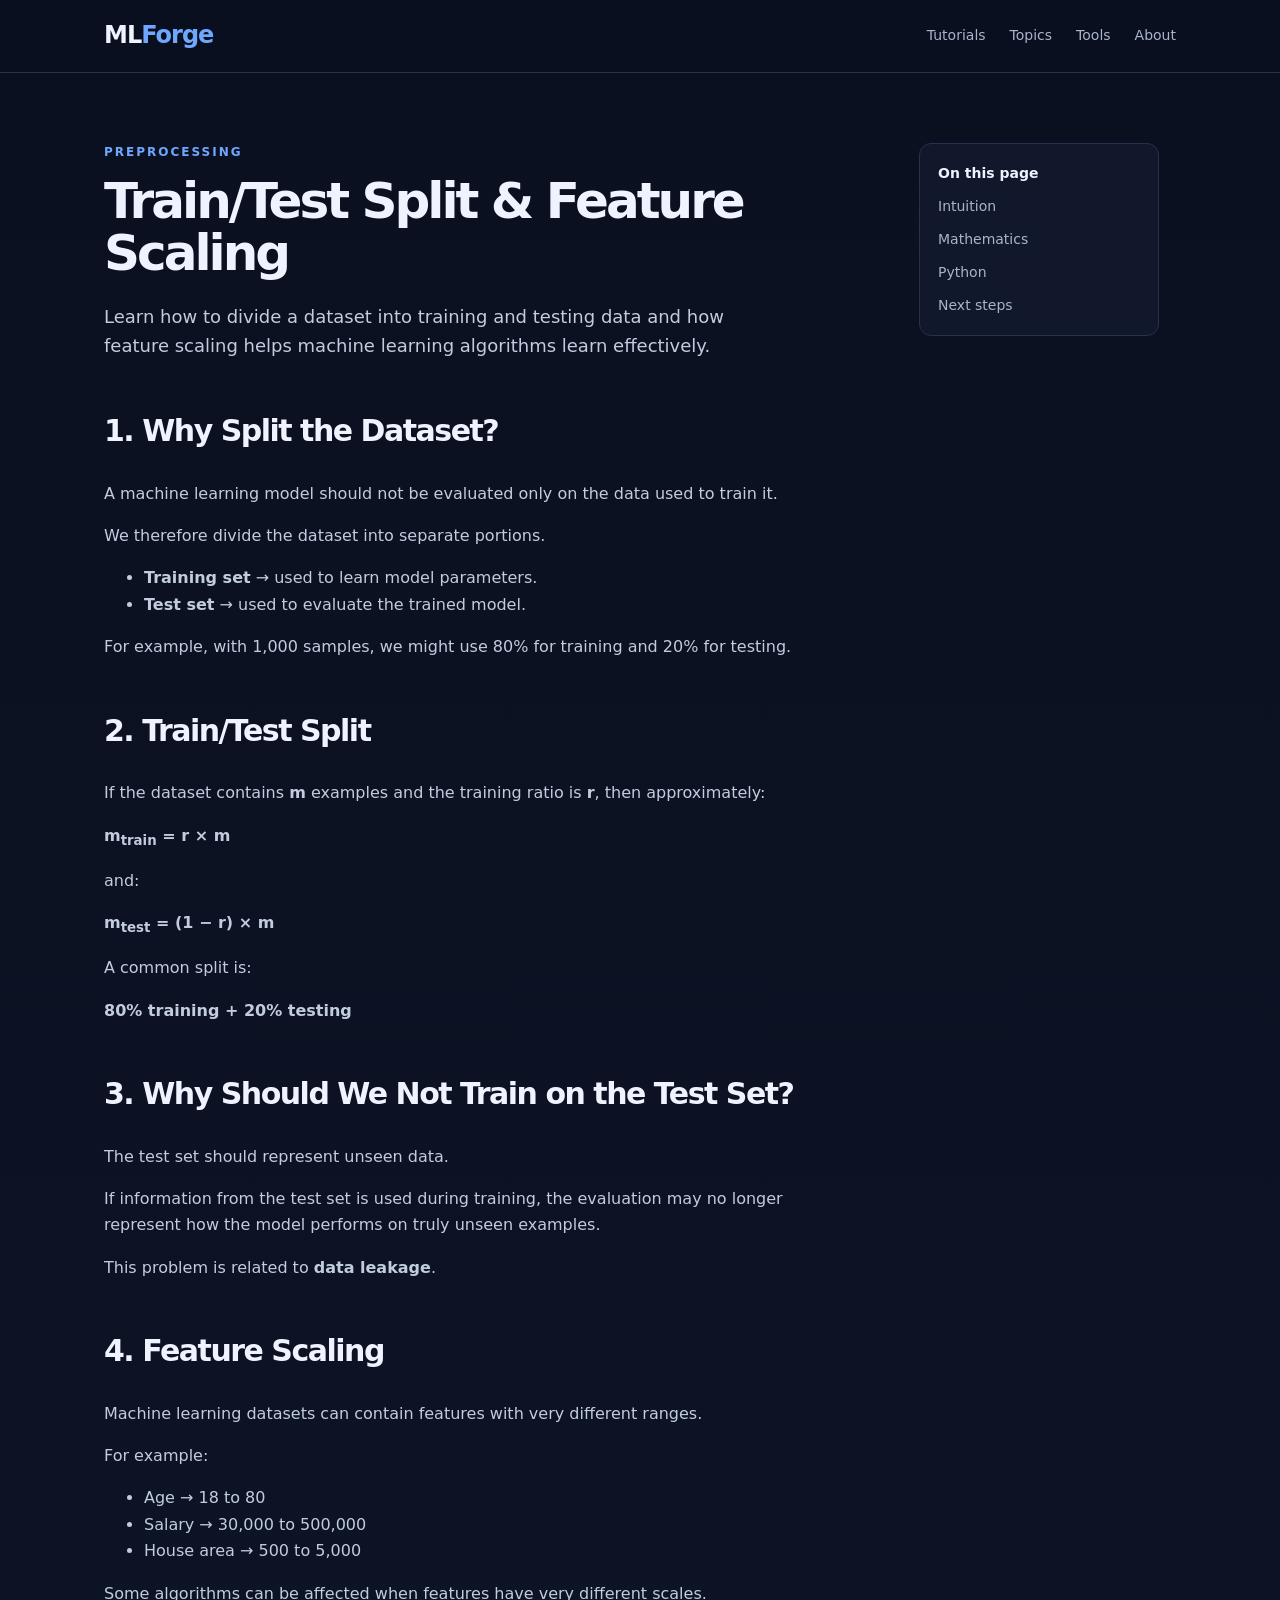
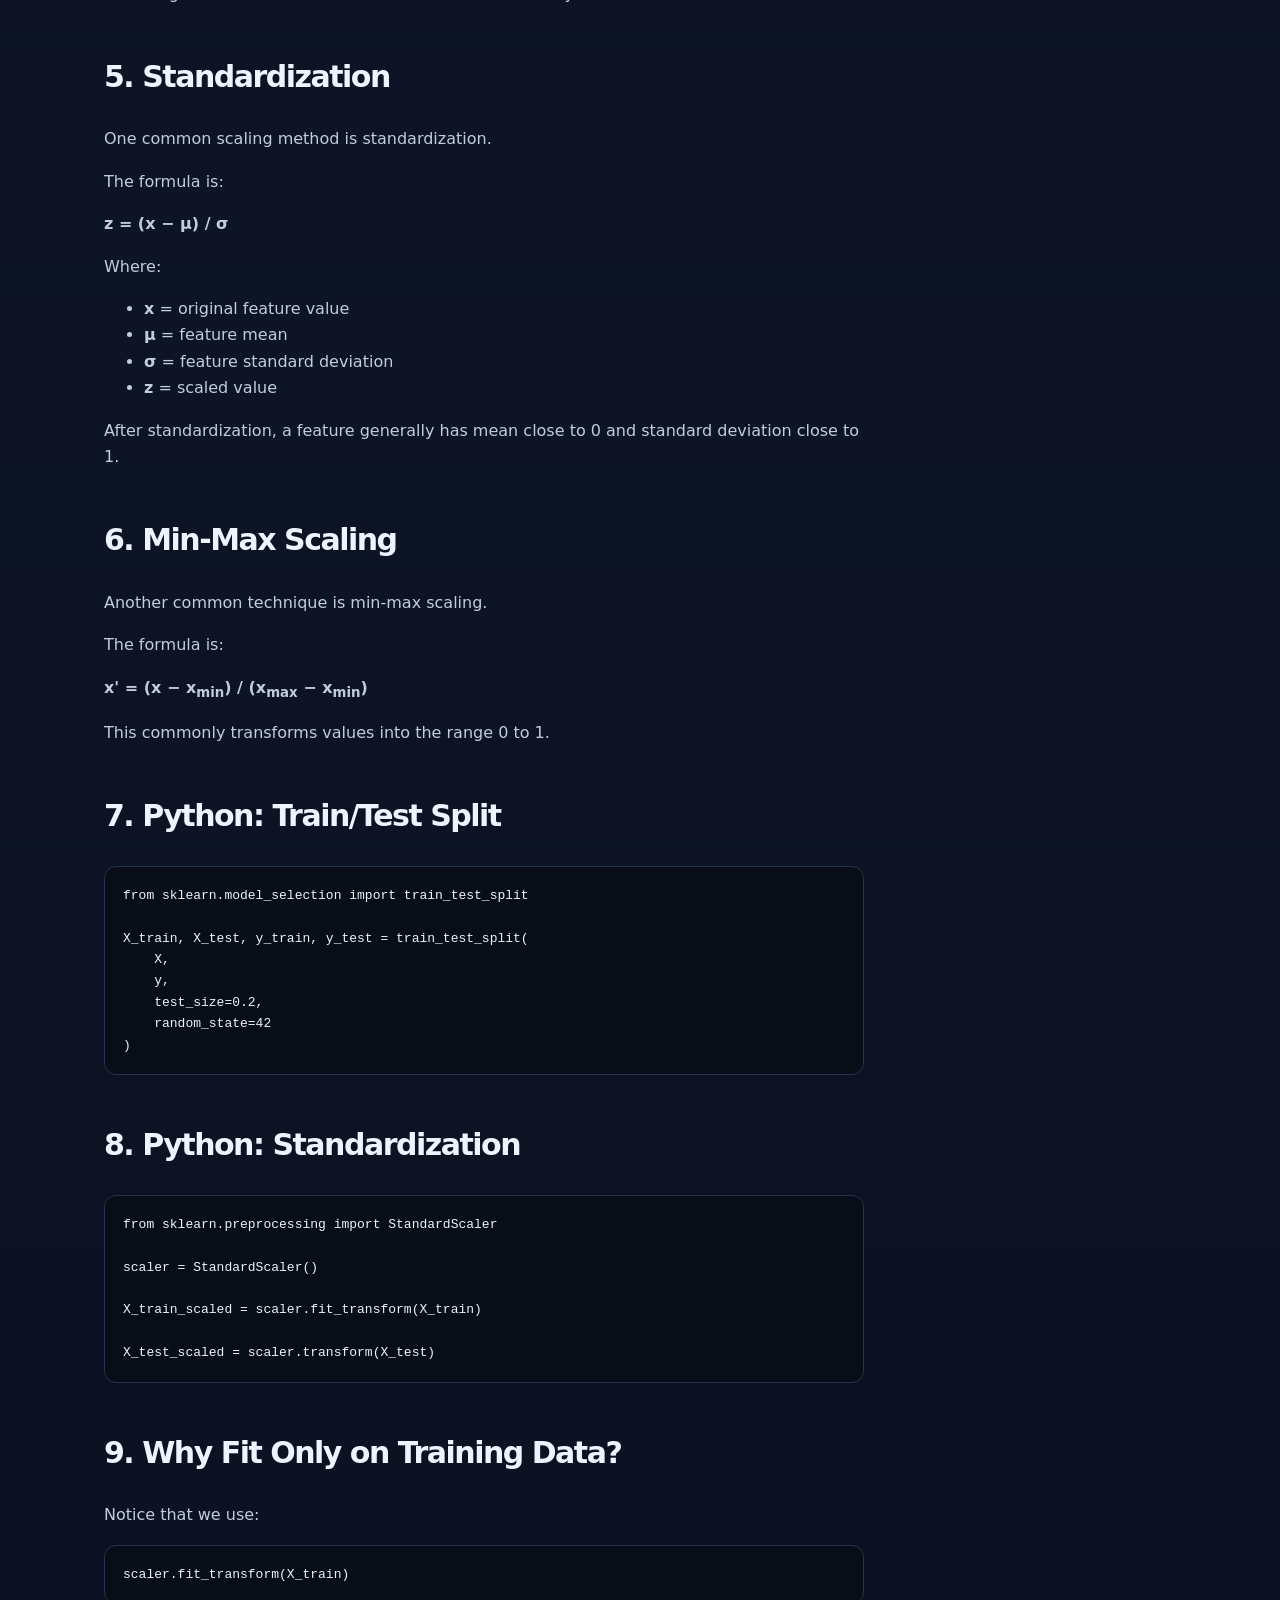
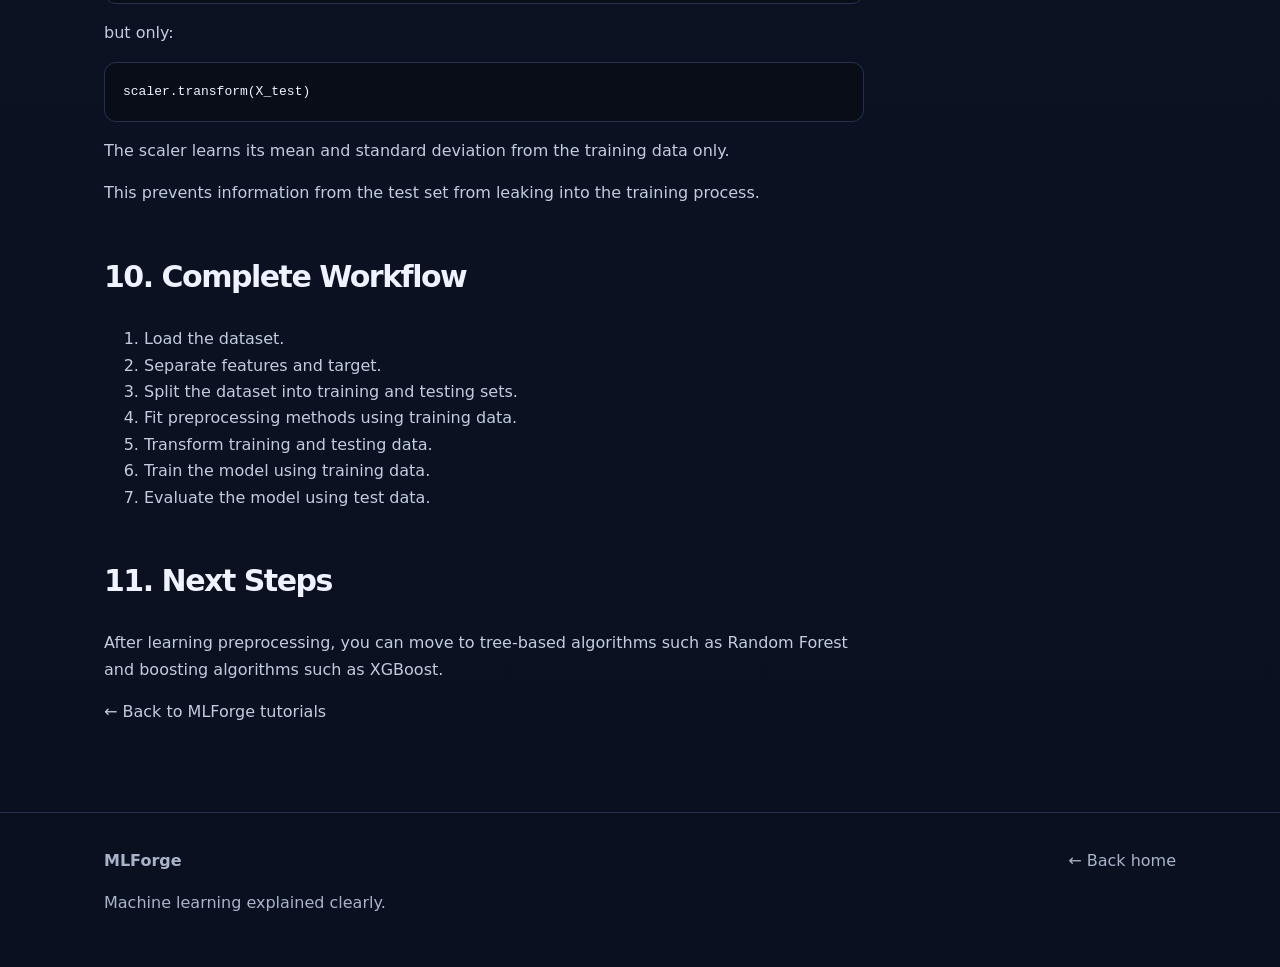
<file: Train-Test-Split.html>
<!doctype html>
<html lang="en">

<head>
<meta charset="utf-8">
<meta name="viewport" content="width=device-width, initial-scale=1">

<title>Train/Test Split & Feature Scaling | MLForge</title>

<meta name="description" content="Learn train/test split and feature scaling in machine learning with mathematical intuition, formulas, Python, and practical examples.">

<meta name="robots" content="index, follow">

<link rel="canonical" href="https://hassanrazzaq9.github.io/Train-Test-Split.html">

<link rel="stylesheet" href="styles.css">
</head>

<body>

<header class="topbar">

<div class="wrap nav">

<a class="logo" href="index.html">
ML<span>Forge</span>
</a>

<nav>
<a href="index.html#tutorials">Tutorials</a>
<a href="index.html#categories">Topics</a>
<a href="index.html#tools">Tools</a>
<a href="index.html#about">About</a>
</nav>

</div>

</header>


<main class="article">

<div class="wrap article-grid">

<article>

<div class="eyebrow">PREPROCESSING</div>

<h1>Train/Test Split & Feature Scaling</h1>

<p class="lead">
Learn how to divide a dataset into training and testing data and
how feature scaling helps machine learning algorithms learn effectively.
</p>


<h2 id="intuition">1. Why Split the Dataset?</h2>

<p>
A machine learning model should not be evaluated only on the data
used to train it.
</p>

<p>
We therefore divide the dataset into separate portions.
</p>

<ul>
<li><strong>Training set</strong> → used to learn model parameters.</li>
<li><strong>Test set</strong> → used to evaluate the trained model.</li>
</ul>

<p>
For example, with 1,000 samples, we might use 80% for training and
20% for testing.
</p>


<h2 id="math">2. Train/Test Split</h2>

<p>
If the dataset contains <strong>m</strong> examples and the training
ratio is <strong>r</strong>, then approximately:
</p>

<p>
<strong>m<sub>train</sub> = r × m</strong>
</p>

<p>
and:
</p>

<p>
<strong>m<sub>test</sub> = (1 − r) × m</strong>
</p>

<p>
A common split is:
</p>

<p>
<strong>80% training + 20% testing</strong>
</p>


<h2>3. Why Should We Not Train on the Test Set?</h2>

<p>
The test set should represent unseen data.
</p>

<p>
If information from the test set is used during training, the
evaluation may no longer represent how the model performs on truly
unseen examples.
</p>

<p>
This problem is related to <strong>data leakage</strong>.
</p>


<h2>4. Feature Scaling</h2>

<p>
Machine learning datasets can contain features with very different
ranges.
</p>

<p>
For example:
</p>

<ul>
<li>Age → 18 to 80</li>
<li>Salary → 30,000 to 500,000</li>
<li>House area → 500 to 5,000</li>
</ul>

<p>
Some algorithms can be affected when features have very different
scales.
</p>


<h2>5. Standardization</h2>

<p>
One common scaling method is standardization.
</p>

<p>
The formula is:
</p>

<p>
<strong>
z = (x − μ) / σ
</strong>
</p>

<p>
Where:
</p>

<ul>
<li><strong>x</strong> = original feature value</li>
<li><strong>μ</strong> = feature mean</li>
<li><strong>σ</strong> = feature standard deviation</li>
<li><strong>z</strong> = scaled value</li>
</ul>

<p>
After standardization, a feature generally has mean close to 0 and
standard deviation close to 1.
</p>


<h2>6. Min-Max Scaling</h2>

<p>
Another common technique is min-max scaling.
</p>

<p>
The formula is:
</p>

<p>
<strong>
x' = (x − x<sub>min</sub>) /
(x<sub>max</sub> − x<sub>min</sub>)
</strong>
</p>

<p>
This commonly transforms values into the range 0 to 1.
</p>


<h2 id="code">7. Python: Train/Test Split</h2>

<pre><code>from sklearn.model_selection import train_test_split

X_train, X_test, y_train, y_test = train_test_split(
    X,
    y,
    test_size=0.2,
    random_state=42
)
</code></pre>


<h2>8. Python: Standardization</h2>

<pre><code>from sklearn.preprocessing import StandardScaler

scaler = StandardScaler()

X_train_scaled = scaler.fit_transform(X_train)

X_test_scaled = scaler.transform(X_test)
</code></pre>


<h2>9. Why Fit Only on Training Data?</h2>

<p>
Notice that we use:
</p>

<pre><code>scaler.fit_transform(X_train)
</code></pre>

<p>
but only:
</p>

<pre><code>scaler.transform(X_test)
</code></pre>

<p>
The scaler learns its mean and standard deviation from the training
data only.
</p>

<p>
This prevents information from the test set from leaking into the
training process.
</p>


<h2>10. Complete Workflow</h2>

<ol>
<li>Load the dataset.</li>
<li>Separate features and target.</li>
<li>Split the dataset into training and testing sets.</li>
<li>Fit preprocessing methods using training data.</li>
<li>Transform training and testing data.</li>
<li>Train the model using training data.</li>
<li>Evaluate the model using test data.</li>
</ol>


<h2 id="next">11. Next Steps</h2>

<p>
After learning preprocessing, you can move to tree-based algorithms
such as Random Forest and boosting algorithms such as XGBoost.
</p>

<p>
<a href="index.html#tutorials">
← Back to MLForge tutorials
</a>
</p>

</article>


<aside>

<div class="side">

<b>On this page</b>

<a href="#intuition">Intuition</a>
<a href="#math">Mathematics</a>
<a href="#code">Python</a>
<a href="#next">Next steps</a>

</div>

</aside>

</div>

</main>


<footer>

<div class="wrap footer">

<div>
<b>MLForge</b>
<p>Machine learning explained clearly.</p>
</div>

<a href="index.html">
← Back home
</a>

</div>

</footer>

</body>

</html>
</file>
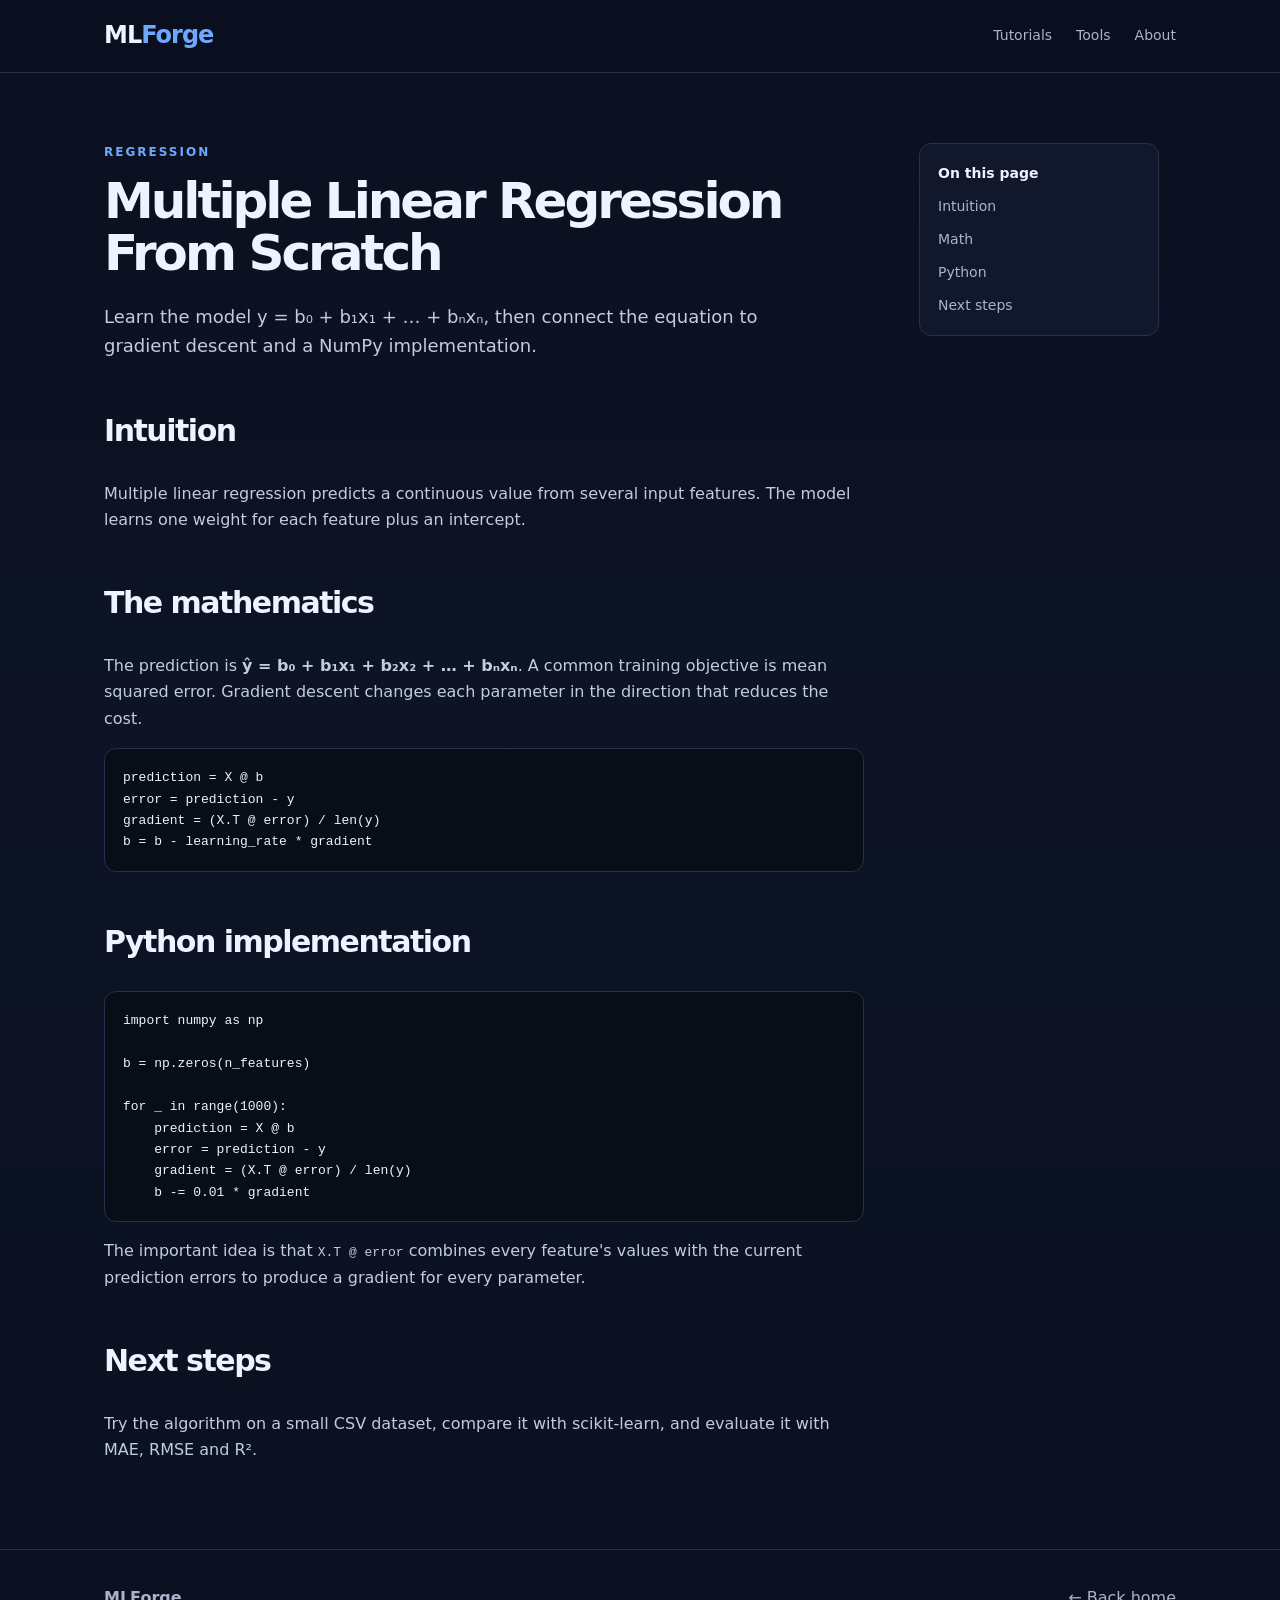
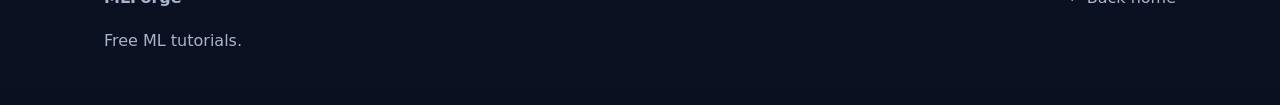
<file: tutorial.html>
<!doctype html>
<html lang="en"><head><meta charset="utf-8"><meta name="viewport" content="width=device-width,initial-scale=1">
<title>MLForge Tutorial</title><meta name="description" content="Machine learning tutorial with intuition, mathematics and Python."><link rel="stylesheet" href="styles.css"></head>
<body>
<header class="topbar"><div class="wrap nav"><a class="logo" href="index.html">ML<span>Forge</span></a><nav><a href="index.html#tutorials">Tutorials</a><a href="index.html#tools">Tools</a><a href="index.html#about">About</a></nav></div></header>
<main class="article"><div class="wrap article-grid">
<article>
<div class="eyebrow" id="tag">MACHINE LEARNING</div><h1 id="title">Multiple Linear Regression From Scratch</h1><p class="lead" id="intro"></p>
<div id="content"></div>
</article>
<aside><div class="side"><b>On this page</b><a href="#intuition">Intuition</a><a href="#math">Math</a><a href="#code">Python</a><a href="#next">Next steps</a></div></aside>
</div></main>
<footer><div class="wrap footer"><div><b>MLForge</b><p>Free ML tutorials.</p></div><a href="index.html">← Back home</a></div></footer>
<script src="tutorial.js"></script></body></html>
</file>
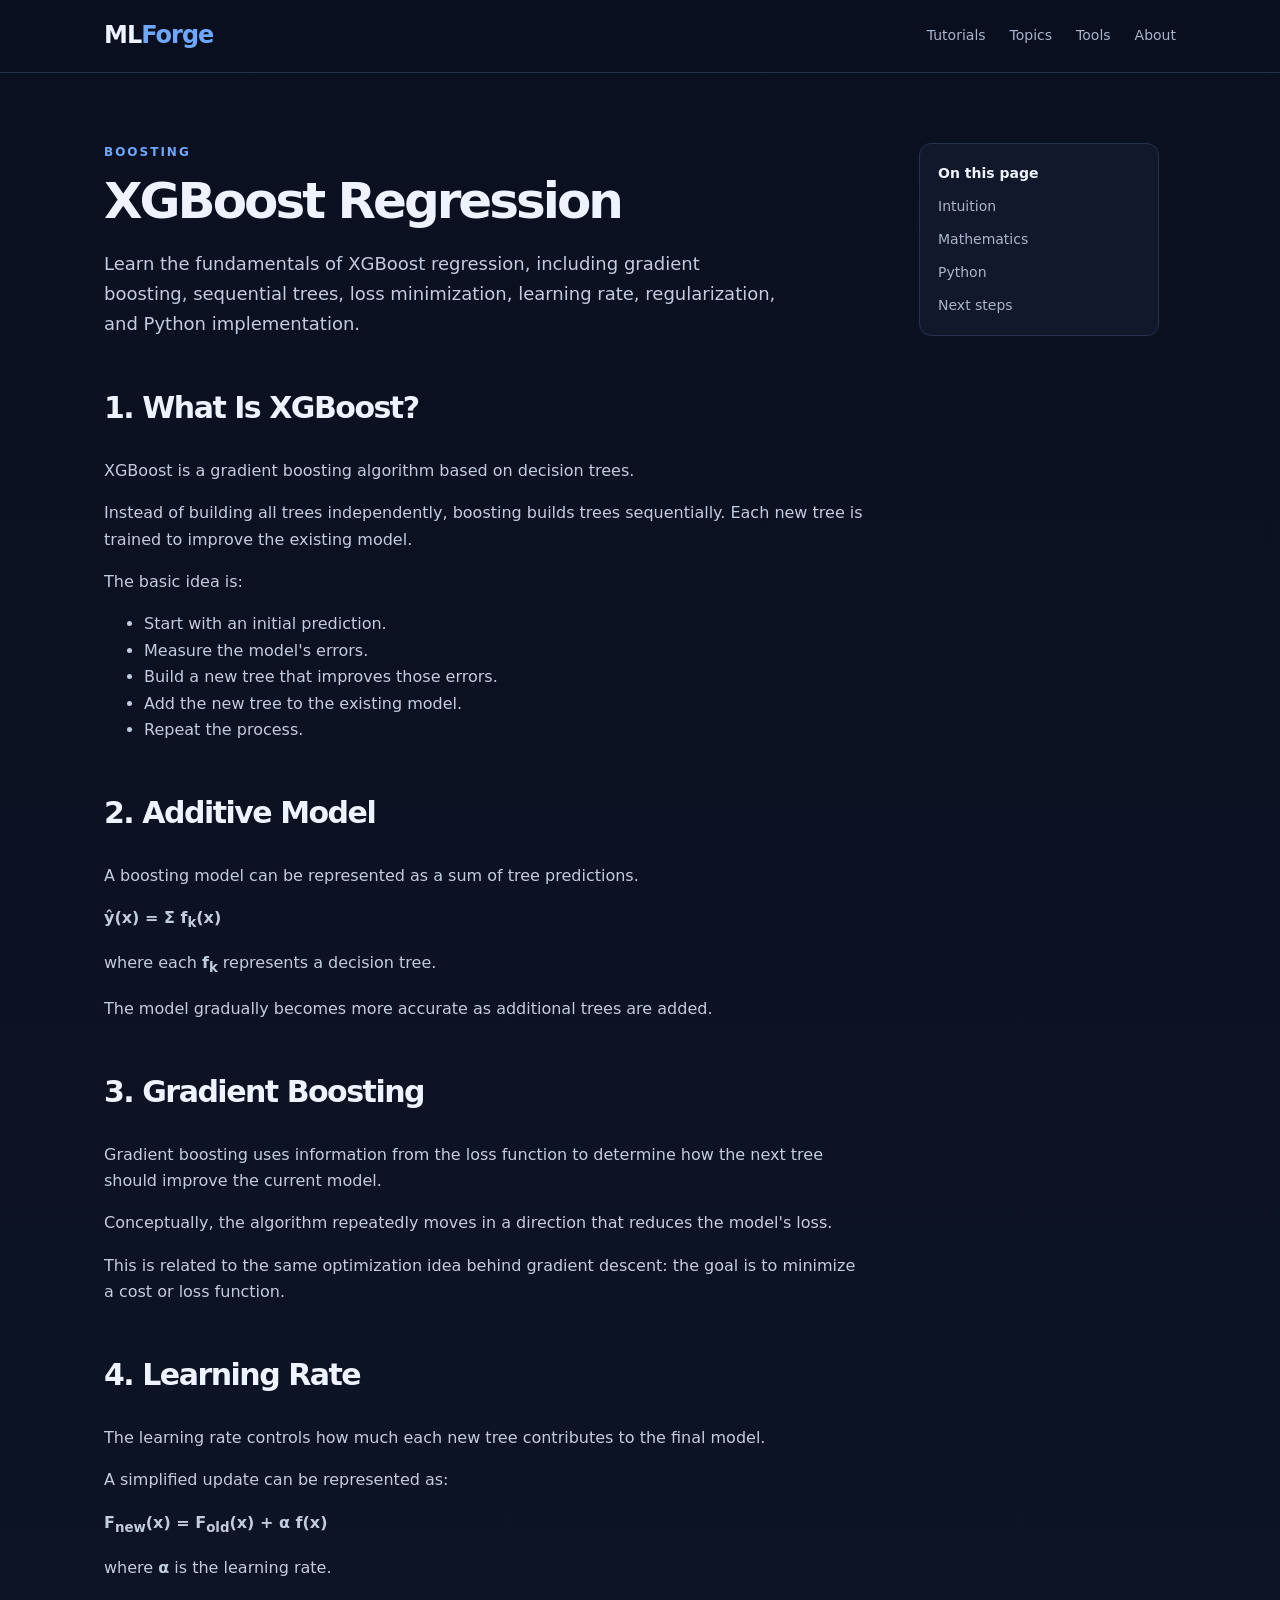
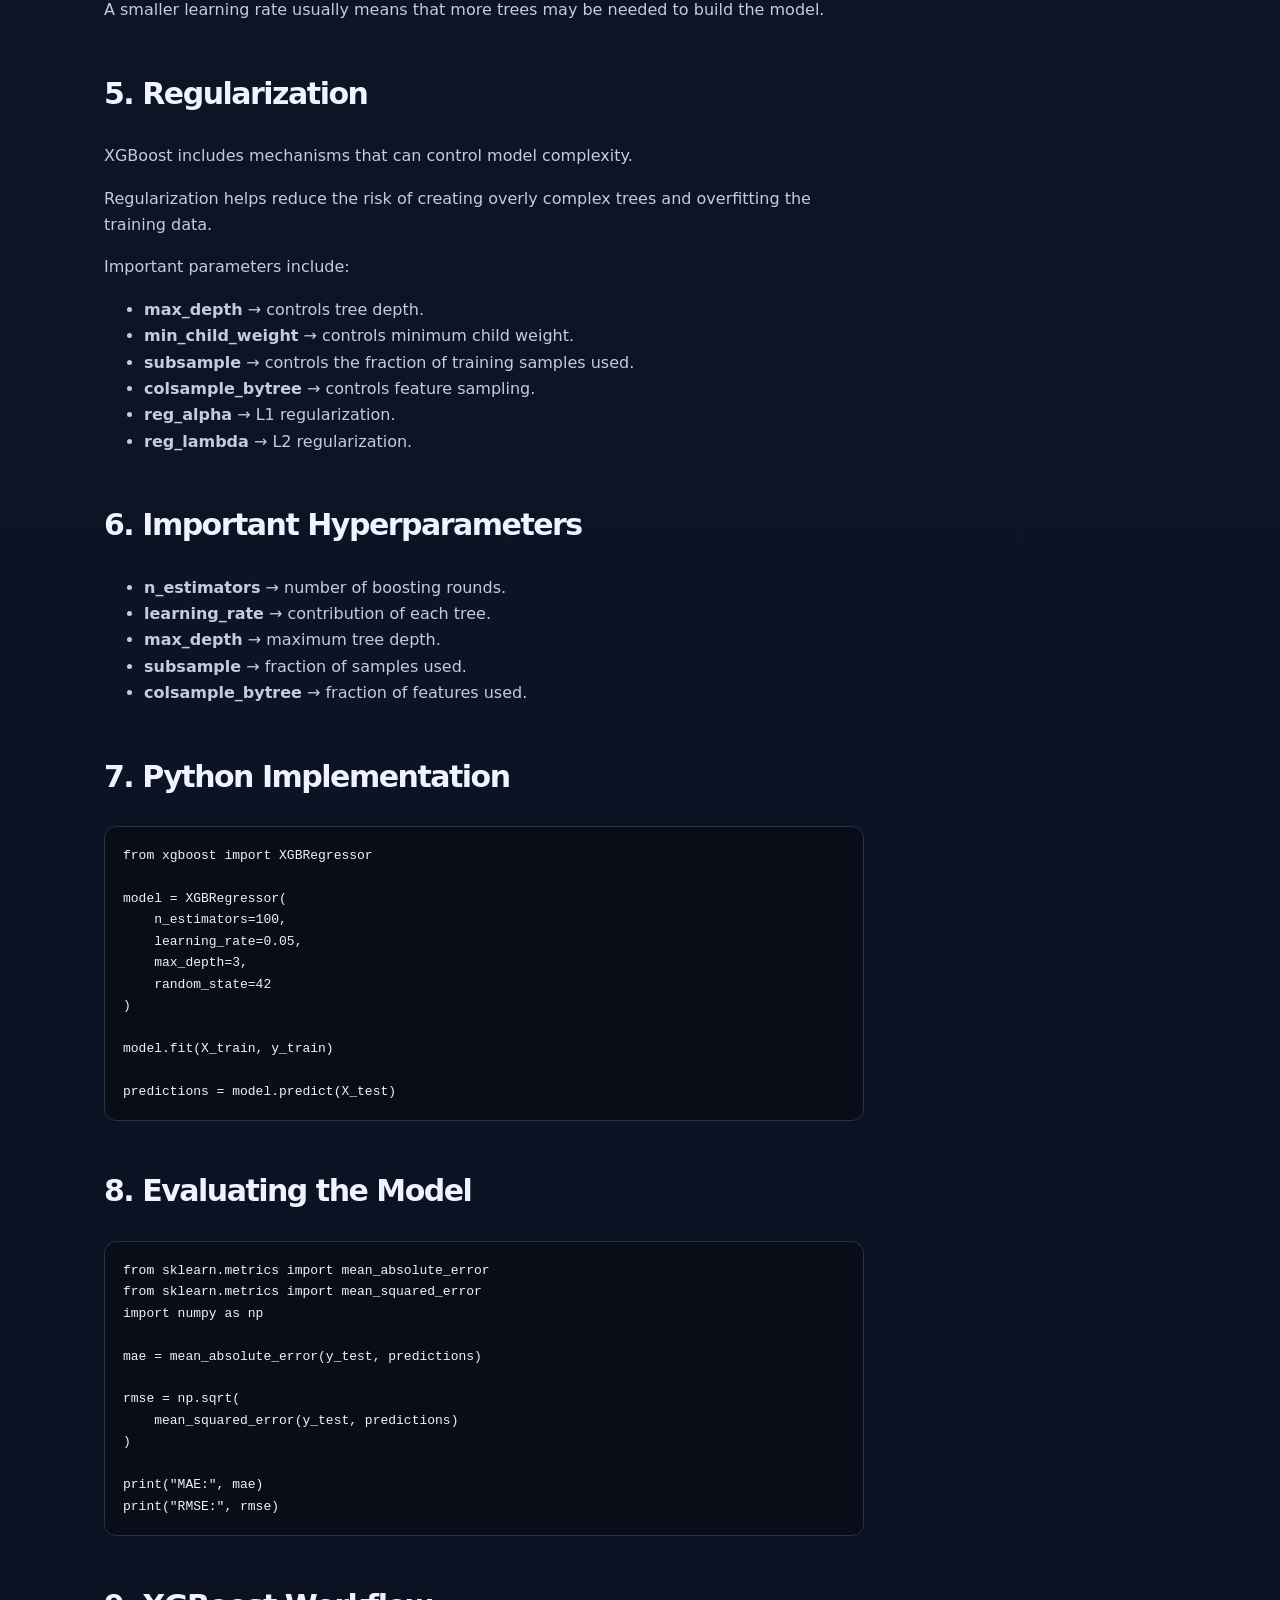
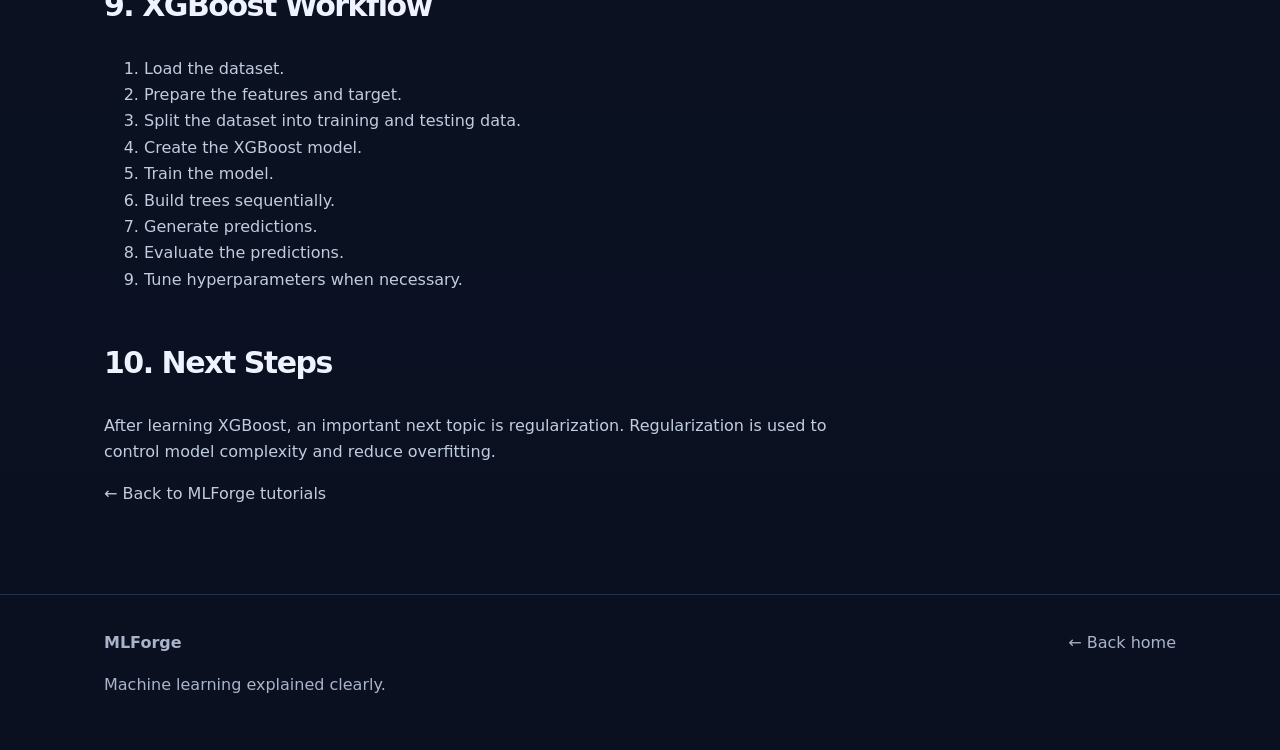
<file: xgboost.html>
<!doctype html>
<html lang="en">

<head>
<meta charset="utf-8">
<meta name="viewport" content="width=device-width, initial-scale=1">

<title>XGBoost Regression | MLForge</title>

<meta name="description" content="Learn XGBoost regression with gradient boosting intuition, decision trees, loss functions, learning rate, regularization, and Python.">

<meta name="robots" content="index, follow">

<link rel="canonical" href="https://hassanrazzaq9.github.io/xgboost.html">

<link rel="stylesheet" href="styles.css">
</head>

<body>

<header class="topbar">

<div class="wrap nav">

<a class="logo" href="index.html">
ML<span>Forge</span>
</a>

<nav>
<a href="index.html#tutorials">Tutorials</a>
<a href="index.html#categories">Topics</a>
<a href="index.html#tools">Tools</a>
<a href="index.html#about">About</a>
</nav>

</div>

</header>


<main class="article">

<div class="wrap article-grid">

<article>

<div class="eyebrow">BOOSTING</div>

<h1>XGBoost Regression</h1>

<p class="lead">
Learn the fundamentals of XGBoost regression, including gradient
boosting, sequential trees, loss minimization, learning rate,
regularization, and Python implementation.
</p>


<h2 id="intuition">1. What Is XGBoost?</h2>

<p>
XGBoost is a gradient boosting algorithm based on decision trees.
</p>

<p>
Instead of building all trees independently, boosting builds trees
sequentially. Each new tree is trained to improve the existing model.
</p>

<p>
The basic idea is:
</p>

<ul>
<li>Start with an initial prediction.</li>
<li>Measure the model's errors.</li>
<li>Build a new tree that improves those errors.</li>
<li>Add the new tree to the existing model.</li>
<li>Repeat the process.</li>
</ul>


<h2 id="math">2. Additive Model</h2>

<p>
A boosting model can be represented as a sum of tree predictions.
</p>

<p>
<strong>
ŷ(x) = Σ f<sub>k</sub>(x)
</strong>
</p>

<p>
where each <strong>f<sub>k</sub></strong> represents a decision tree.
</p>

<p>
The model gradually becomes more accurate as additional trees are
added.
</p>


<h2>3. Gradient Boosting</h2>

<p>
Gradient boosting uses information from the loss function to determine
how the next tree should improve the current model.
</p>

<p>
Conceptually, the algorithm repeatedly moves in a direction that
reduces the model's loss.
</p>

<p>
This is related to the same optimization idea behind gradient descent:
the goal is to minimize a cost or loss function.
</p>


<h2>4. Learning Rate</h2>

<p>
The learning rate controls how much each new tree contributes to the
final model.
</p>

<p>
A simplified update can be represented as:
</p>

<p>
<strong>
F<sub>new</sub>(x) =
F<sub>old</sub>(x) + α f(x)
</strong>
</p>

<p>
where <strong>α</strong> is the learning rate.
</p>

<p>
A smaller learning rate usually means that more trees may be needed
to build the model.
</p>


<h2>5. Regularization</h2>

<p>
XGBoost includes mechanisms that can control model complexity.
</p>

<p>
Regularization helps reduce the risk of creating overly complex
trees and overfitting the training data.
</p>

<p>
Important parameters include:
</p>

<ul>
<li><strong>max_depth</strong> → controls tree depth.</li>
<li><strong>min_child_weight</strong> → controls minimum child weight.</li>
<li><strong>subsample</strong> → controls the fraction of training samples used.</li>
<li><strong>colsample_bytree</strong> → controls feature sampling.</li>
<li><strong>reg_alpha</strong> → L1 regularization.</li>
<li><strong>reg_lambda</strong> → L2 regularization.</li>
</ul>


<h2>6. Important Hyperparameters</h2>

<ul>
<li><strong>n_estimators</strong> → number of boosting rounds.</li>
<li><strong>learning_rate</strong> → contribution of each tree.</li>
<li><strong>max_depth</strong> → maximum tree depth.</li>
<li><strong>subsample</strong> → fraction of samples used.</li>
<li><strong>colsample_bytree</strong> → fraction of features used.</li>
</ul>


<h2 id="code">7. Python Implementation</h2>

<pre><code>from xgboost import XGBRegressor

model = XGBRegressor(
    n_estimators=100,
    learning_rate=0.05,
    max_depth=3,
    random_state=42
)

model.fit(X_train, y_train)

predictions = model.predict(X_test)
</code></pre>


<h2>8. Evaluating the Model</h2>

<pre><code>from sklearn.metrics import mean_absolute_error
from sklearn.metrics import mean_squared_error
import numpy as np

mae = mean_absolute_error(y_test, predictions)

rmse = np.sqrt(
    mean_squared_error(y_test, predictions)
)

print("MAE:", mae)
print("RMSE:", rmse)
</code></pre>


<h2>9. XGBoost Workflow</h2>

<ol>
<li>Load the dataset.</li>
<li>Prepare the features and target.</li>
<li>Split the dataset into training and testing data.</li>
<li>Create the XGBoost model.</li>
<li>Train the model.</li>
<li>Build trees sequentially.</li>
<li>Generate predictions.</li>
<li>Evaluate the predictions.</li>
<li>Tune hyperparameters when necessary.</li>
</ol>


<h2 id="next">10. Next Steps</h2>

<p>
After learning XGBoost, an important next topic is regularization.
Regularization is used to control model complexity and reduce
overfitting.
</p>

<p>
<a href="index.html#tutorials">
← Back to MLForge tutorials
</a>
</p>

</article>


<aside>

<div class="side">

<b>On this page</b>

<a href="#intuition">Intuition</a>

<a href="#math">Mathematics</a>

<a href="#code">Python</a>

<a href="#next">Next steps</a>

</div>

</aside>

</div>

</main>


<footer>

<div class="wrap footer">

<div>
<b>MLForge</b>
<p>Machine learning explained clearly.</p>
</div>

<a href="index.html">
← Back home
</a>

</div>

</footer>

</body>

</html>
</file>
<file: styles.css>
:root{--bg:#0b1020;--panel:#11182b;--panel2:#151e34;--text:#eef3ff;--muted:#a9b4cb;--accent:#6ea8fe;--accent2:#8d7cff;--border:#25314d;--max:1120px}*{box-sizing:border-box}html{scroll-behavior:smooth}body{margin:0;background:linear-gradient(180deg,#0b1020,#0d1425 45%,#0a1020);color:var(--text);font-family:Inter,ui-sans-serif,system-ui,-apple-system,Segoe UI,sans-serif;line-height:1.65}a{color:inherit;text-decoration:none}.wrap{max-width:var(--max);margin:auto;padding:0 24px}.topbar{position:sticky;top:0;z-index:10;background:rgba(11,16,32,.9);backdrop-filter:blur(12px);border-bottom:1px solid var(--border)}.nav{height:72px;display:flex;align-items:center;gap:30px}.logo{font-size:24px;font-weight:900;letter-spacing:-1px;margin-right:auto}.logo span{color:var(--accent)}nav{display:flex;gap:24px;color:var(--muted);font-size:14px}nav a:hover,.footer a:hover{color:var(--text)}.btn{display:inline-block;border:0;border-radius:10px;padding:12px 18px;background:var(--accent);color:#07101f;font-weight:800;cursor:pointer}.btn.small{padding:8px 13px;font-size:13px}.btn.ghost{background:transparent;color:var(--text);border:1px solid var(--border)}.hero{padding:92px 0 80px}.hero-grid{display:grid;grid-template-columns:1.15fr .85fr;gap:55px;align-items:center}.eyebrow{font-size:12px;letter-spacing:2px;color:var(--accent);font-weight:900;margin-bottom:12px}h1{font-size:clamp(42px,6vw,70px);line-height:1.05;letter-spacing:-3px;margin:0 0 22px}h1 span{color:var(--accent)}h2{font-size:36px;letter-spacing:-1.5px;margin:0 0 25px}h3{margin:8px 0 10px;font-size:20px}.lead{font-size:18px;color:var(--muted);max-width:680px}.actions{display:flex;gap:12px;margin:28px 0}.stats{display:flex;gap:32px;margin-top:38px}.stats div{display:flex;flex-direction:column}.stats strong{font-size:20px}.stats span{font-size:12px;color:var(--muted)}.code-card{background:#080d18;border:1px solid var(--border);border-radius:18px;padding:22px;box-shadow:0 25px 70px #0005}.dots{display:flex;gap:6px;margin-bottom:18px}.dots i{width:9px;height:9px;border-radius:50%;background:#39445d}.code-card pre{overflow:auto;font-size:13px;line-height:1.8}.code-card p{color:var(--muted);font-size:13px}.kw{color:#c59cff}.fn{color:#79d2ff}.section{padding:80px 0}.alt{background:#0d1425;border-top:1px solid var(--border);border-bottom:1px solid var(--border)}.section-head{display:flex;justify-content:space-between;align-items:end;gap:20px}.search{width:270px;background:var(--panel);border:1px solid var(--border);border-radius:10px;padding:12px 14px;color:var(--text)}.cards{display:grid;grid-template-columns:repeat(3,1fr);gap:18px}.card,.tool,.topic-grid>div{background:var(--panel);border:1px solid var(--border);border-radius:15px;padding:24px}.card{transition:.2s}.card:hover{transform:translateY(-3px);border-color:#3d527c}.card p{color:var(--muted);font-size:14px;min-height:70px}.card a{color:var(--accent);font-weight:800;font-size:14px}.tag{display:inline-block;background:#1b2945;color:#9ec2ff;border-radius:20px;padding:4px 9px;font-size:11px;font-weight:800}.topic-grid{display:grid;grid-template-columns:repeat(3,1fr);gap:15px}.topic-grid div{display:flex;flex-direction:column;gap:5px}.topic-grid span{font-size:13px;color:var(--muted)}.tool-grid{display:grid;grid-template-columns:1fr 1fr;gap:18px}.tool p{color:var(--muted)}textarea,input{width:100%;background:#0a1020;border:1px solid var(--border);border-radius:9px;color:var(--text);padding:11px;margin:5px 0;font:inherit}.four{display:grid;grid-template-columns:1fr 1fr;gap:6px}.result{margin-top:15px;padding:12px;border-radius:9px;background:#0a1020;color:#b9d5ff;min-height:42px}.narrow{max-width:800px}.about p{color:var(--muted)}footer{border-top:1px solid var(--border);padding:35px 0;color:var(--muted)}.footer{display:flex;justify-content:space-between;gap:20px}.footer a{margin-left:18px}.article{padding:70px 0}.article-grid{display:grid;grid-template-columns:minmax(0,760px) 240px;gap:55px}.article h1{font-size:50px}.article h2{font-size:30px;margin-top:45px}.article p,.article li{color:#c2ccdf}.article pre{background:#080d18;border:1px solid var(--border);padding:18px;border-radius:12px;overflow:auto}.article code{font-family:ui-monospace,SFMono-Regular,monospace;font-size:13px}.side{position:sticky;top:95px;background:var(--panel);border:1px solid var(--border);padding:18px;border-radius:12px;display:flex;flex-direction:column;gap:10px;font-size:14px}.side a{color:var(--muted)}@media(max-width:800px){nav{display:none}.hero-grid,.tool-grid,.article-grid{grid-template-columns:1fr}.cards,.topic-grid{grid-template-columns:1fr}.section-head{align-items:start;flex-direction:column}.search{width:100%}.stats{gap:18px}.article h1{font-size:40px}.side{display:none}.hero{padding-top:60px}}
</file>
